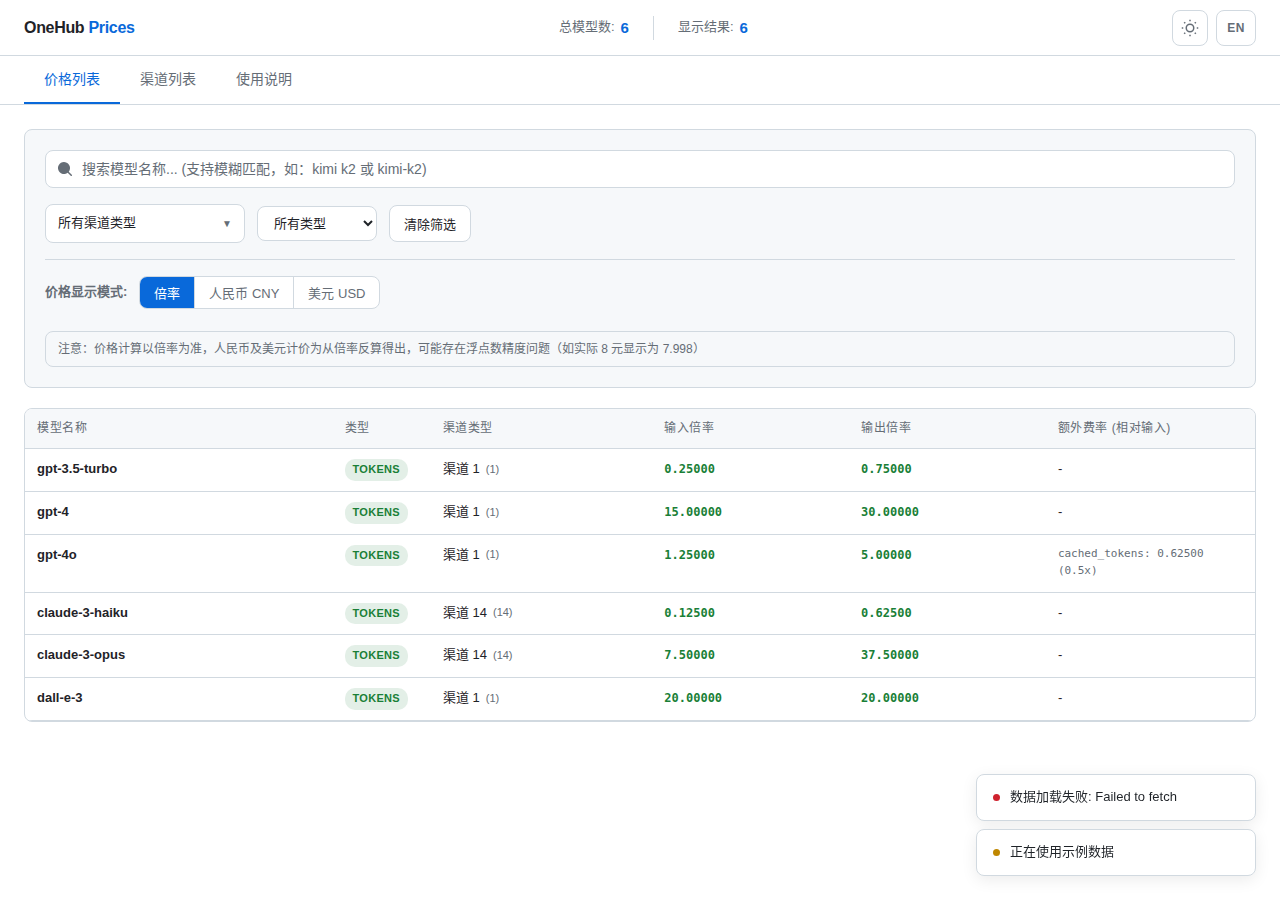
<file: index.html>
<!DOCTYPE html>
<html lang="zh-CN">

<head>
    <meta charset="UTF-8">
    <meta name="viewport" content="width=device-width, initial-scale=1.0">
    <title>OneHub Prices</title>
    <style>
        /* ===== Reset & Base ===== */
        :root {
            --bg: #ffffff;
            --bg-card: #f6f8fa;
            --bg-hover: #eef1f5;
            --border: #d1d9e0;
            --text: #1f2328;
            --text-dim: #656d76;
            --accent: #0969da;
            --accent-hover: #0550ae;
            --accent-light: rgba(9, 105, 218, 0.08);
            --green: #1a7f37;
            --red: #cf222e;
            --orange: #bf8700;
            --blue: #0969da;
            --radius: 8px;
            --font: -apple-system, BlinkMacSystemFont, 'Segoe UI', Roboto, sans-serif;
            --mono: 'SF Mono', 'Cascadia Code', 'Consolas', monospace;
            --shadow-sm: 0 1px 3px rgba(0, 0, 0, 0.04);
            --shadow-md: 0 2px 8px rgba(0, 0, 0, 0.06);
            --shadow-lg: 0 4px 16px rgba(0, 0, 0, 0.08);
            --highlight-bg: #fff3cd;
            --highlight-text: #856404;
        }

        *,
        *::before,
        *::after {
            margin: 0;
            padding: 0;
            box-sizing: border-box;
        }

        body {
            font-family: var(--font);
            font-size: 14px;
            line-height: 1.6;
            color: var(--text);
            background: var(--bg);
            -webkit-font-smoothing: antialiased;
            -moz-osx-font-smoothing: grayscale;
        }

        a {
            color: var(--accent);
            text-decoration: none;
        }

        a:hover {
            text-decoration: underline;
        }

        /* ===== Header ===== */
        .header {
            position: sticky;
            top: 0;
            z-index: 100;
            background: var(--bg);
            border-bottom: 1px solid var(--border);
            height: 56px;
            display: flex;
            align-items: center;
            padding: 0 24px;
        }

        .header-content {
            display: flex;
            align-items: center;
            justify-content: space-between;
            width: 100%;
            max-width: 1400px;
            margin: 0 auto;
        }

        .header-left {
            display: flex;
            align-items: center;
            gap: 12px;
        }

        .logo {
            font-size: 16px;
            font-weight: 700;
            color: var(--text);
            letter-spacing: -0.02em;
        }

        .logo span {
            color: var(--accent);
        }

        .header-center {
            display: flex;
            align-items: center;
            gap: 24px;
        }

        .stat-inline {
            display: flex;
            align-items: center;
            gap: 6px;
            font-size: 13px;
        }

        .stat-inline + .stat-inline {
            padding-left: 24px;
            border-left: 1px solid var(--border);
        }

        .stat-inline .stat-label {
            color: var(--text-dim);
        }

        .stat-inline .stat-value {
            font-weight: 700;
            color: var(--accent);
            font-size: 15px;
        }

        .header-right {
            display: flex;
            align-items: center;
            gap: 8px;
        }

        .btn-icon {
            display: inline-flex;
            align-items: center;
            justify-content: center;
            width: 36px;
            height: 36px;
            border: 1px solid var(--border);
            border-radius: var(--radius);
            background: var(--bg);
            color: var(--text-dim);
            cursor: pointer;
            transition: all 0.15s;
            font-size: 14px;
            padding: 0;
        }

        .btn-icon:hover {
            color: var(--text);
            background: var(--bg-hover);
            border-color: var(--text-dim);
        }

        .btn-icon svg {
            width: 18px;
            height: 18px;
        }

        .btn-lang {
            width: auto;
            padding: 0 10px;
            font-size: 12px;
            font-weight: 600;
            letter-spacing: 0.5px;
        }

        /* ===== Tabs ===== */
        .tabs {
            display: flex;
            border-bottom: 1px solid var(--border);
            padding: 0 24px;
            background: var(--bg);
            max-width: 1400px;
            margin: 0 auto;
        }

        .tab {
            padding: 12px 20px;
            font-size: 14px;
            font-weight: 500;
            color: var(--text-dim);
            cursor: pointer;
            border-bottom: 2px solid transparent;
            transition: all 0.15s;
            user-select: none;
        }

        .tab:hover {
            color: var(--text);
        }

        .tab.active {
            color: var(--accent);
            border-bottom-color: var(--accent);
        }

        /* ===== Main Content ===== */
        .main {
            max-width: 1400px;
            margin: 0 auto;
            padding: 24px;
        }

        .tab-panel {
            display: none;
        }

        .tab-panel.active {
            display: block;
        }

        /* ===== Search Section ===== */
        .search-section {
            background: var(--bg-card);
            border: 1px solid var(--border);
            border-radius: var(--radius);
            padding: 20px;
            margin-bottom: 20px;
        }

        .search-box {
            position: relative;
            margin-bottom: 16px;
        }

        .search-box svg {
            position: absolute;
            left: 12px;
            top: 50%;
            transform: translateY(-50%);
            width: 16px;
            height: 16px;
            color: var(--text-dim);
            pointer-events: none;
        }

        #searchInput {
            width: 100%;
            padding: 10px 12px 10px 36px;
            border: 1px solid var(--border);
            border-radius: var(--radius);
            font-size: 14px;
            font-family: var(--font);
            background: var(--bg);
            color: var(--text);
            transition: all 0.15s;
        }

        #searchInput:focus {
            outline: none;
            border-color: var(--accent);
            box-shadow: 0 0 0 3px var(--accent-light);
        }

        #searchInput::placeholder {
            color: var(--text-dim);
        }

        .filters {
            display: flex;
            gap: 12px;
            flex-wrap: wrap;
            align-items: center;
        }

        /* ===== Custom Select (Channel Filter) ===== */
        .custom-select-wrapper {
            position: relative;
            min-width: 200px;
        }

        .custom-select {
            position: relative;
            background: var(--bg);
            border: 1px solid var(--border);
            border-radius: var(--radius);
            cursor: pointer;
            user-select: none;
        }

        .custom-select:hover {
            border-color: var(--text-dim);
        }

        .select-trigger {
            display: flex;
            align-items: center;
            justify-content: space-between;
            padding: 8px 12px;
            font-size: 13px;
            color: var(--text);
            gap: 8px;
        }

        .select-text {
            display: flex;
            align-items: center;
            gap: 8px;
            overflow: hidden;
            text-overflow: ellipsis;
            white-space: nowrap;
        }

        .select-arrow {
            font-size: 10px;
            color: var(--text-dim);
            transition: transform 0.2s;
            flex-shrink: 0;
        }

        .custom-select.open .select-arrow {
            transform: rotate(180deg);
        }

        .select-options {
            position: absolute;
            top: calc(100% + 4px);
            left: 0;
            right: 0;
            background: var(--bg);
            border: 1px solid var(--border);
            border-radius: var(--radius);
            max-height: 240px;
            overflow-y: auto;
            z-index: 1000;
            display: none;
            box-shadow: var(--shadow-lg);
        }

        .custom-select.open .select-options {
            display: block;
        }

        .select-option {
            display: flex;
            align-items: center;
            gap: 8px;
            padding: 8px 12px;
            font-size: 13px;
            color: var(--text);
            cursor: pointer;
            transition: background 0.1s;
        }

        .select-option:hover {
            background: var(--bg-hover);
        }

        .select-option.selected {
            background: var(--accent);
            color: #fff;
        }

        .option-icon {
            width: 18px;
            height: 18px;
            border-radius: 4px;
            object-fit: contain;
            flex-shrink: 0;
        }

        .option-text {
            flex: 1;
        }

        .option-id {
            font-size: 11px;
            color: var(--text-dim);
        }

        .select-option.selected .option-id {
            color: rgba(255, 255, 255, 0.7);
        }

        /* ===== Native Select & Button ===== */
        .filters select {
            padding: 8px 12px;
            border: 1px solid var(--border);
            border-radius: var(--radius);
            font-size: 13px;
            background: var(--bg);
            color: var(--text);
            font-family: var(--font);
            min-width: 120px;
            cursor: pointer;
        }

        .filters select:focus {
            outline: none;
            border-color: var(--accent);
        }

        .btn {
            padding: 8px 14px;
            border: 1px solid var(--border);
            border-radius: var(--radius);
            background: var(--bg);
            color: var(--text);
            font-size: 13px;
            font-family: var(--font);
            font-weight: 500;
            cursor: pointer;
            transition: all 0.15s;
        }

        .btn:hover {
            background: var(--bg-hover);
            border-color: var(--text-dim);
        }

        .btn-primary {
            background: var(--accent);
            color: #fff;
            border-color: var(--accent);
        }

        .btn-primary:hover {
            background: var(--accent-hover);
            border-color: var(--accent-hover);
        }

        /* ===== Price Mode Segmented Control ===== */
        .price-mode-section {
            margin-top: 16px;
            padding-top: 16px;
            border-top: 1px solid var(--border);
            display: flex;
            align-items: center;
            gap: 12px;
            flex-wrap: wrap;
        }

        .price-mode-label {
            font-size: 13px;
            font-weight: 600;
            color: var(--text-dim);
        }

        .segmented-control {
            display: inline-flex;
            border: 1px solid var(--border);
            border-radius: var(--radius);
            overflow: hidden;
            background: var(--bg);
        }

        .segmented-control .seg-btn {
            padding: 6px 14px;
            font-size: 13px;
            font-family: var(--font);
            font-weight: 500;
            border: none;
            background: transparent;
            color: var(--text-dim);
            cursor: pointer;
            transition: all 0.15s;
            border-right: 1px solid var(--border);
        }

        .segmented-control .seg-btn:last-child {
            border-right: none;
        }

        .segmented-control .seg-btn:hover {
            background: var(--bg-hover);
            color: var(--text);
        }

        .segmented-control .seg-btn.active {
            background: var(--accent);
            color: #fff;
        }

        .price-notice {
            width: 100%;
            margin-top: 10px;
            padding: 8px 12px;
            background: var(--bg-card);
            border: 1px solid var(--border);
            border-radius: var(--radius);
            font-size: 12px;
            color: var(--text-dim);
            line-height: 1.5;
        }

        /* ===== Stats ===== */
        .stats-row {
            display: flex;
            gap: 16px;
            margin-bottom: 16px;
        }

        .stats-row .stat-card {
            display: flex;
            align-items: center;
            gap: 8px;
            padding: 10px 16px;
            background: var(--bg-card);
            border: 1px solid var(--border);
            border-radius: var(--radius);
            font-size: 13px;
        }

        .stats-row .stat-card .s-label {
            color: var(--text-dim);
            font-weight: 500;
        }

        .stats-row .stat-card .s-value {
            font-weight: 700;
            color: var(--accent);
            font-size: 16px;
        }

        /* ===== Table ===== */
        .table-container {
            border: 1px solid var(--border);
            border-radius: var(--radius);
            overflow: hidden;
            background: var(--bg);
        }

        table {
            width: 100%;
            border-collapse: collapse;
            table-layout: fixed;
        }

        th {
            text-align: left;
            padding: 10px 12px;
            font-size: 12px;
            font-weight: 500;
            color: var(--text-dim);
            text-transform: uppercase;
            letter-spacing: 0.5px;
            border-bottom: 1px solid var(--border);
            background: var(--bg-card);
            position: sticky;
            top: 0;
            z-index: 10;
        }

        th:nth-child(1) { width: 25%; }
        th:nth-child(2) { width: 8%; }
        th:nth-child(3) { width: 18%; }
        th:nth-child(4) { width: 16%; }
        th:nth-child(5) { width: 16%; }
        th:nth-child(6) { width: 17%; }

        td {
            padding: 10px 12px;
            font-size: 13px;
            border-bottom: 1px solid var(--border);
            vertical-align: top;
            word-wrap: break-word;
            overflow-wrap: break-word;
        }

        tbody tr:hover {
            background: var(--bg-hover);
        }

        .model-name {
            font-weight: 600;
            color: var(--text);
            word-break: break-word;
        }

        /* ===== Type Badge ===== */
        .type-badge {
            display: inline-block;
            padding: 2px 8px;
            border-radius: 10px;
            font-size: 11px;
            font-weight: 600;
            text-transform: uppercase;
            letter-spacing: 0.3px;
        }

        .type-tokens {
            background: rgba(26, 127, 55, 0.12);
            color: var(--green);
        }

        .type-times {
            background: rgba(9, 105, 218, 0.12);
            color: var(--blue);
        }

        /* ===== Channel Display ===== */
        .channel-display {
            display: flex;
            align-items: center;
            gap: 6px;
        }

        .channel-icon-small {
            width: 18px;
            height: 18px;
            border-radius: 4px;
            object-fit: contain;
        }

        .channel-name {
            font-weight: 500;
            color: var(--text);
        }

        .channel-id-text {
            font-size: 11px;
            color: var(--text-dim);
        }

        /* ===== Price ===== */
        .price {
            font-weight: 600;
            color: var(--green);
            font-family: var(--mono);
            font-size: 12px;
        }

        .price.zero {
            color: var(--text-dim);
            font-weight: 400;
        }

        .extra-ratios {
            font-size: 12px;
            color: var(--text-dim);
        }

        .extra-ratios .ratio-item {
            display: block;
            margin-bottom: 2px;
            font-family: var(--mono);
            font-size: 11px;
        }

        /* ===== Search Highlight ===== */
        .search-highlight {
            background: var(--highlight-bg);
            color: var(--highlight-text);
            font-weight: 700;
            border-radius: 2px;
            padding: 0 1px;
        }

        /* ===== Loading & Empty ===== */
        .loading-state {
            text-align: center;
            padding: 60px 20px;
        }

        .spinner {
            width: 32px;
            height: 32px;
            border: 3px solid var(--border);
            border-top-color: var(--accent);
            border-radius: 50%;
            animation: spin 0.8s linear infinite;
            margin: 0 auto 12px;
        }

        @keyframes spin {
            to { transform: rotate(360deg); }
        }

        .loading-state p {
            color: var(--text-dim);
            font-size: 13px;
        }

        .no-results {
            text-align: center;
            padding: 60px 20px;
            color: var(--text-dim);
            font-size: 14px;
            display: none;
        }

        /* ===== Channel Cards ===== */
        .channel-grid {
            display: grid;
            grid-template-columns: repeat(auto-fill, minmax(280px, 1fr));
            gap: 16px;
        }

        .channel-card {
            background: var(--bg-card);
            border: 1px solid var(--border);
            border-radius: var(--radius);
            padding: 16px;
            cursor: pointer;
            transition: all 0.2s;
        }

        .channel-card:hover {
            transform: translateY(-2px);
            box-shadow: var(--shadow-md);
            border-color: var(--accent);
        }

        .channel-header {
            display: flex;
            align-items: center;
            gap: 12px;
            margin-bottom: 12px;
        }

        .channel-icon {
            width: 36px;
            height: 36px;
            border-radius: var(--radius);
            object-fit: contain;
            background: var(--bg);
            padding: 4px;
            border: 1px solid var(--border);
        }

        .channel-icon-fallback {
            width: 36px;
            height: 36px;
            border-radius: var(--radius);
            background: var(--accent);
            color: #fff;
            display: flex;
            align-items: center;
            justify-content: center;
            font-weight: 700;
            font-size: 12px;
        }

        .channel-info h3 {
            font-size: 14px;
            font-weight: 600;
            color: var(--text);
            margin: 0;
        }

        .channel-info .ch-id {
            font-size: 12px;
            color: var(--text-dim);
        }

        .channel-stats {
            display: grid;
            grid-template-columns: 1fr 1fr;
            gap: 8px;
        }

        .stat-box {
            background: var(--bg);
            border: 1px solid var(--border);
            border-radius: 6px;
            padding: 8px;
            text-align: center;
        }

        .stat-box .number {
            font-size: 20px;
            font-weight: 700;
            color: var(--accent);
            display: block;
            line-height: 1.2;
        }

        .stat-box .label {
            font-size: 11px;
            color: var(--text-dim);
            text-transform: uppercase;
            letter-spacing: 0.3px;
        }

        /* ===== Help Tab ===== */
        .help-layout {
            max-width: 1000px;
        }

        .card {
            background: var(--bg-card);
            border: 1px solid var(--border);
            border-radius: var(--radius);
            margin-bottom: 16px;
        }

        .card-header {
            padding: 16px 20px;
            border-bottom: 1px solid var(--border);
        }

        .card-header h2 {
            font-size: 16px;
            font-weight: 600;
            color: var(--text);
            margin: 0;
        }

        .card-body {
            padding: 20px;
        }

        .card-body p {
            margin-bottom: 12px;
            color: var(--text);
            line-height: 1.7;
        }

        .card-body p:last-child {
            margin-bottom: 0;
        }

        .card-body ul,
        .card-body ol {
            margin-bottom: 12px;
            padding-left: 24px;
        }

        .card-body li {
            margin-bottom: 6px;
            color: var(--text);
            line-height: 1.6;
        }

        .card-body code {
            background: var(--bg);
            border: 1px solid var(--border);
            padding: 1px 6px;
            border-radius: 4px;
            font-family: var(--mono);
            font-size: 12px;
            color: var(--red);
        }

        .card-body pre {
            background: var(--bg);
            border: 1px solid var(--border);
            border-radius: var(--radius);
            padding: 12px 16px;
            overflow-x: auto;
            margin-bottom: 12px;
        }

        .card-body pre code {
            background: none;
            border: none;
            padding: 0;
            color: var(--text);
            font-size: 12px;
        }

        .alert {
            padding: 16px;
            border-radius: var(--radius);
            margin-bottom: 16px;
        }

        .alert-warning {
            background: rgba(191, 135, 0, 0.08);
            border-left: 3px solid var(--orange);
        }

        .alert-warning h3 {
            color: var(--orange);
            font-size: 14px;
            margin-bottom: 8px;
        }

        .alert-warning li {
            color: var(--text);
        }

        .alert-info {
            background: var(--accent-light);
            border-left: 3px solid var(--accent);
        }

        .alert-info h4 {
            color: var(--accent);
            font-size: 14px;
            margin-bottom: 8px;
        }

        .alert-info p {
            color: var(--text);
            margin: 0;
        }

        .resource-grid {
            display: grid;
            grid-template-columns: repeat(auto-fill, minmax(280px, 1fr));
            gap: 12px;
            margin-bottom: 16px;
        }

        .resource-card {
            background: var(--bg);
            border: 1px solid var(--border);
            border-radius: var(--radius);
            padding: 16px;
        }

        .resource-card h4 {
            font-size: 14px;
            font-weight: 600;
            color: var(--text);
            margin-bottom: 4px;
        }

        .resource-card .desc {
            font-size: 12px;
            color: var(--text-dim);
            margin-bottom: 12px;
        }

        .resource-card .link-list {
            display: flex;
            flex-direction: column;
            gap: 6px;
        }

        .resource-card .link-list a {
            display: block;
            padding: 6px 12px;
            border-radius: 6px;
            font-size: 12px;
            font-weight: 500;
            text-align: center;
            text-decoration: none;
            color: #fff;
            transition: opacity 0.15s;
        }

        .resource-card .link-list a:hover {
            opacity: 0.85;
            text-decoration: none;
        }

        .link-github { background: var(--green); }
        .link-cdn { background: var(--accent); }
        .link-mirror { background: var(--text-dim); }

        .method-block {
            background: var(--bg);
            border: 1px solid var(--border);
            border-radius: var(--radius);
            padding: 16px;
            margin-bottom: 12px;
        }

        .method-block h4 {
            font-size: 14px;
            font-weight: 600;
            color: var(--text);
            margin-bottom: 12px;
        }

        .help-notice {
            background: rgba(9, 105, 218, 0.06);
            border: 1px solid var(--border);
            border-left: 3px solid var(--accent);
            border-radius: var(--radius);
            padding: 16px;
            margin-top: 12px;
        }

        .help-notice h4 {
            color: var(--accent);
            font-size: 14px;
            margin-bottom: 8px;
        }

        .help-notice li {
            color: var(--text);
            margin-bottom: 4px;
        }

        .nav-grid {
            display: grid;
            grid-template-columns: repeat(auto-fit, minmax(200px, 1fr));
            gap: 12px;
            margin-top: 12px;
        }

        .nav-card {
            display: block;
            padding: 14px;
            background: var(--bg);
            border: 1px solid var(--border);
            border-radius: var(--radius);
            text-decoration: none;
            color: var(--text);
            transition: all 0.15s;
        }

        .nav-card:hover {
            border-color: var(--accent);
            box-shadow: var(--shadow-sm);
            text-decoration: none;
        }

        .nav-card strong {
            display: block;
            margin-bottom: 4px;
        }

        .nav-card small {
            color: var(--text-dim);
            font-size: 12px;
        }

        /* ===== Toast ===== */
        .toast-container {
            position: fixed;
            bottom: 24px;
            right: 24px;
            z-index: 1100;
            display: flex;
            flex-direction: column;
            gap: 8px;
        }

        .toast {
            display: flex;
            align-items: center;
            gap: 10px;
            min-width: 280px;
            max-width: 400px;
            padding: 12px 16px;
            background: var(--bg);
            border: 1px solid var(--border);
            border-radius: var(--radius);
            box-shadow: var(--shadow-lg);
            font-size: 13px;
            color: var(--text);
            animation: slideIn 0.3s ease;
        }

        .toast.removing {
            animation: slideOut 0.3s ease forwards;
        }

        .toast-dot {
            width: 7px;
            height: 7px;
            border-radius: 50%;
            flex-shrink: 0;
        }

        .toast-dot.success { background: var(--green); }
        .toast-dot.error { background: var(--red); }
        .toast-dot.warning { background: var(--orange); }

        @keyframes slideIn {
            from { transform: translateX(100%); opacity: 0; }
            to { transform: translateX(0); opacity: 1; }
        }

        @keyframes slideOut {
            from { transform: translateX(0); opacity: 1; }
            to { transform: translateX(100%); opacity: 0; }
        }

        /* ===== Scrollbar ===== */
        .table-container {
            overflow-x: auto;
        }

        .table-container::-webkit-scrollbar {
            height: 6px;
        }

        .table-container::-webkit-scrollbar-track {
            background: var(--bg-card);
        }

        .table-container::-webkit-scrollbar-thumb {
            background: var(--border);
            border-radius: 3px;
        }

        .select-options::-webkit-scrollbar {
            width: 6px;
        }

        .select-options::-webkit-scrollbar-track {
            background: var(--bg-card);
        }

        .select-options::-webkit-scrollbar-thumb {
            background: var(--border);
            border-radius: 3px;
        }

        /* ===== Responsive ===== */
        @media (max-width: 768px) {
            .header {
                height: auto;
                padding: 12px 16px;
            }

            .header-content {
                flex-wrap: wrap;
                gap: 8px;
            }

            .header-center {
                order: 3;
                width: 100%;
                justify-content: center;
                padding-top: 8px;
                border-top: 1px solid var(--border);
            }

            .tabs {
                padding: 0 16px;
                overflow-x: auto;
            }

            .tab {
                padding: 10px 14px;
                font-size: 13px;
                white-space: nowrap;
            }

            .main {
                padding: 16px;
            }

            .search-section {
                padding: 16px;
            }

            .filters {
                flex-direction: column;
                align-items: stretch;
            }

            .custom-select-wrapper {
                min-width: auto;
            }

            .price-mode-section {
                flex-direction: column;
                align-items: flex-start;
            }

            .stats-row {
                flex-direction: column;
                gap: 8px;
            }

            table {
                min-width: 700px;
            }

            .channel-grid {
                grid-template-columns: 1fr;
            }

            .resource-grid {
                grid-template-columns: 1fr;
            }
        }

        @media (max-width: 480px) {
            .header-center {
                flex-direction: column;
                gap: 4px;
            }

            .stat-inline + .stat-inline {
                padding-left: 0;
                border-left: none;
            }

            .segmented-control .seg-btn {
                padding: 6px 10px;
                font-size: 12px;
            }

            th, td {
                padding: 8px 6px;
                font-size: 12px;
            }
        }
    </style>
</head>

<body>
    <!-- Header -->
    <div class="header">
        <div class="header-content">
            <div class="header-left">
                <h1 class="logo">OneHub <span>Prices</span></h1>
            </div>
            <div class="header-center">
                <div class="stat-inline">
                    <span class="stat-label" data-i18n="stats.total"></span>
                    <span class="stat-value" id="totalModels">0</span>
                </div>
                <div class="stat-inline">
                    <span class="stat-label" data-i18n="stats.filtered"></span>
                    <span class="stat-value" id="filteredModels">0</span>
                </div>
            </div>
            <div class="header-right">
                <button id="themeToggle" class="btn-icon" title="Toggle theme"></button>
                <button id="langToggle" class="btn-icon btn-lang" title="Language"><span id="langText">EN</span></button>
            </div>
        </div>
    </div>

    <!-- Tabs -->
    <div class="tabs">
        <div class="tab active" data-tab="prices" data-i18n="tab.prices"></div>
        <div class="tab" data-tab="channels" data-i18n="tab.channels"></div>
        <div class="tab" data-tab="help" data-i18n="tab.help"></div>
    </div>

    <!-- Main Content -->
    <div class="main">
        <!-- Prices Tab -->
        <div class="tab-panel active" id="tab-prices">
            <div class="search-section">
                <div class="search-box">
                    <svg viewBox="0 0 16 16" fill="currentColor"><path d="M11.5 7a4.5 4.5 0 1 1-9 0 4.5 4.5 0 0 1 9 0Zm-.82 4.74a6 6 0 1 1 1.06-1.06l3.04 3.04a.75.75 0 1 1-1.06 1.06l-3.04-3.04Z"/></svg>
                    <input type="text" id="searchInput" data-i18n-placeholder="search.placeholder" />
                </div>

                <div class="filters">
                    <div class="custom-select-wrapper">
                        <div id="channelFilter" class="custom-select">
                            <div class="select-trigger">
                                <span class="select-text" data-i18n="filter.allChannels"></span>
                                <span class="select-arrow">&#9660;</span>
                            </div>
                            <div class="select-options">
                                <div class="select-option" data-value="">
                                    <span class="option-text" data-i18n="filter.allChannels"></span>
                                </div>
                            </div>
                        </div>
                    </div>

                    <select id="typeFilter">
                        <option value="" data-i18n="filter.allTypes"></option>
                        <option value="tokens">Tokens</option>
                        <option value="times">Times</option>
                    </select>

                    <button class="btn" id="clearBtn" data-i18n="filter.clear"></button>
                </div>

                <div class="price-mode-section">
                    <span class="price-mode-label" data-i18n="priceMode.label"></span>
                    <div class="segmented-control">
                        <button class="seg-btn active" data-mode="ratio" data-i18n="priceMode.ratio"></button>
                        <button class="seg-btn" data-mode="cny" data-i18n="priceMode.cny"></button>
                        <button class="seg-btn" data-mode="usd" data-i18n="priceMode.usd"></button>
                    </div>
                    <div class="price-notice" data-i18n="priceMode.notice"></div>
                </div>
            </div>

            <div id="loading" class="loading-state">
                <div class="spinner"></div>
                <p data-i18n="loading"></p>
            </div>

            <div class="table-container" id="tableContainer" style="display:none;">
                <table>
                    <thead>
                        <tr>
                            <th id="thModel"></th>
                            <th id="thType"></th>
                            <th id="thChannel"></th>
                            <th id="thInput"></th>
                            <th id="thOutput"></th>
                            <th id="thExtra"></th>
                        </tr>
                    </thead>
                    <tbody id="tableBody"></tbody>
                </table>
            </div>

            <div id="noResults" class="no-results">
                <p data-i18n="noResults"></p>
            </div>
        </div>

        <!-- Channels Tab -->
        <div class="tab-panel" id="tab-channels">
            <div class="channel-grid" id="channelsGrid"></div>
        </div>

        <!-- Help Tab -->
        <div class="tab-panel" id="tab-help">
            <!-- Chinese Help -->
            <div class="help-layout help-zh">
                <div class="card">
                    <div class="card-header"><h2>项目简介</h2></div>
                    <div class="card-body">
                        <p>本项目管理多个 AI 供应商的价格信息，支持自动获取和手动维护多种来源的价格数据。包含以下价格表：</p>
                        <ul>
                            <li><strong>oneapi_prices.json</strong>: 适用于 one-hub 的完整价格表，包含所有供应商</li>
                            <li><strong>onehub_only_prices.json</strong>: 仅包含供应商 id &le; 1000 的核心供应商价格表</li>
                            <li><strong>siliconflow_prices.json</strong>: 来自 siliconflow 官方的原始价格数据</li>
                            <li><strong>openrouter_prices.json</strong>: 来自 openrouter 官方的原始价格数据</li>
                        </ul>
                        <p>所有价格数据每 6 小时自动更新，确保信息及时准确。</p>
                    </div>
                </div>

                <div class="card">
                    <div class="card-header"><h2>主要文件说明</h2></div>
                    <div class="card-body">
                        <div class="alert alert-warning">
                            <h3>&#9888;&#65039; 重要提示</h3>
                            <ul>
                                <li>价格表与供应商 JSON 结果均已迁移至 <strong>prices 分支</strong>，使用前请注意更新 url 路径</li>
                                <li>使用任何价格表前，请务必检查 <a href="https://raw.githubusercontent.com/Oaklight/onehub_prices/prices/ownedby.json" target="_blank">ownedby.json</a> 以确保供应商 ID 与本项目版本一致</li>
                                <li>如需使用除了 onehub 默认定义的供应商之外的价格，请确保你的模型归属页面与 ownedby.json 中的定义一致</li>
                            </ul>
                        </div>

                        <h3 style="margin-bottom:12px;font-size:15px;font-weight:600;">价格表选择</h3>
                        <div class="resource-grid">
                            <div class="resource-card">
                                <h4>完整价格表</h4>
                                <div class="desc">oneapi_prices.json - 包含所有供应商</div>
                                <div class="link-list">
                                    <a href="https://raw.githubusercontent.com/Oaklight/onehub_prices/prices/oneapi_prices.json" target="_blank" class="link-github">GitHub Raw</a>
                                    <a href="https://cdn.jsdelivr.net/gh/Oaklight/onehub_prices@prices/oneapi_prices.json" target="_blank" class="link-cdn">jsDelivr CDN</a>
                                    <a href="https://cdn.jsdmirror.com/gh/Oaklight/onehub_prices@prices/oneapi_prices.json" target="_blank" class="link-mirror">jsDelivr Mirror</a>
                                </div>
                            </div>
                            <div class="resource-card">
                                <h4>核心供应商</h4>
                                <div class="desc">onehub_only_prices.json - ID &le; 1000</div>
                                <div class="link-list">
                                    <a href="https://raw.githubusercontent.com/Oaklight/onehub_prices/prices/onehub_only_prices.json" target="_blank" class="link-github">GitHub Raw</a>
                                    <a href="https://cdn.jsdelivr.net/gh/Oaklight/onehub_prices@prices/onehub_only_prices.json" target="_blank" class="link-cdn">jsDelivr CDN</a>
                                    <a href="https://cdn.jsdmirror.com/npm/onehub_prices@prices/onehub_only_prices.json" target="_blank" class="link-mirror">jsDelivr Mirror</a>
                                </div>
                            </div>
                            <div class="resource-card">
                                <h4>供应商归属</h4>
                                <div class="desc">ownedby.json - 供应商 ID 对应关系</div>
                                <div class="link-list">
                                    <a href="https://raw.githubusercontent.com/Oaklight/onehub_prices/prices/ownedby.json" target="_blank" class="link-github">GitHub Raw</a>
                                    <a href="https://cdn.jsdelivr.net/gh/Oaklight/onehub_prices@prices/ownedby.json" target="_blank" class="link-cdn">jsDelivr CDN</a>
                                    <a href="https://cdn.jsdmirror.com/gh/Oaklight/onehub_prices@prices/ownedby.json" target="_blank" class="link-mirror">jsDelivr Mirror</a>
                                </div>
                            </div>
                            <div class="resource-card">
                                <h4>SiliconFlow</h4>
                                <div class="desc">siliconflow_prices.json - 官方原始价格</div>
                                <div class="link-list">
                                    <a href="https://raw.githubusercontent.com/Oaklight/onehub_prices/prices/siliconflow_prices.json" target="_blank" class="link-github">GitHub Raw</a>
                                    <a href="https://cdn.jsdelivr.net/gh/Oaklight/onehub_prices@prices/siliconflow_prices.json" target="_blank" class="link-cdn">jsDelivr CDN</a>
                                    <a href="https://cdn.jsdmirror.com/gh/Oaklight/onehub_prices@prices/siliconflow_prices.json" target="_blank" class="link-mirror">jsDelivr Mirror</a>
                                </div>
                            </div>
                            <div class="resource-card">
                                <h4>OpenRouter</h4>
                                <div class="desc">openrouter_prices.json - 官方原始价格</div>
                                <div class="link-list">
                                    <a href="https://raw.githubusercontent.com/Oaklight/onehub_prices/prices/openrouter_prices.json" target="_blank" class="link-github">GitHub Raw</a>
                                    <a href="https://cdn.jsdelivr.net/gh/Oaklight/onehub_prices@prices/openrouter_prices.json" target="_blank" class="link-cdn">jsDelivr CDN</a>
                                    <a href="https://cdn.jsdmirror.com/gh/Oaklight/onehub_prices@prices/openrouter_prices.json" target="_blank" class="link-mirror">jsDelivr Mirror</a>
                                </div>
                            </div>
                        </div>
                    </div>
                </div>

                <div class="card">
                    <div class="card-header"><h2>价格同步指导</h2></div>
                    <div class="card-body">
                        <div class="method-block">
                            <h4>方法一：通过 OneHub 运营界面更新</h4>
                            <p><strong>核对模型归属：</strong></p>
                            <ol>
                                <li>进入 <code>运营 &rarr; 模型归属</code></li>
                                <li>对比 <code>ownedby.json</code> 文件，手工增删查改模型归属信息</li>
                            </ol>
                            <p><strong>更新模型价格：</strong></p>
                            <ol>
                                <li>进入 <code>运营 &rarr; 模型价格 &rarr; 更新价格</code></li>
                                <li>根据需求选择上述价格表地址填入</li>
                                <li>点击 <code>获取数据</code></li>
                                <li>按需选择 <code>覆盖数据</code> 或 <code>仅添加新增</code></li>
                            </ol>
                        </div>

                        <div class="method-block">
                            <h4>方法二：通过 OneHub API 脚本更新（推荐）</h4>
                            <p><strong>使用步骤：</strong></p>
                            <ol>
                                <li>确保已安装依赖项：<pre><code>pip install -r requirements.txt</code></pre></li>
                                <li>运行脚本以同步 ownedby 数据：<pre><code>python src/sync_ownedby.py [--source_json SOURCE_JSON] [--source_url SOURCE_URL]</code></pre></li>
                                <li>检查生成的 ownedby 表文件是否更新成功</li>
                                <li>运行脚本以同步价格数据：<pre><code>python src/sync_pricing.py [--json_file JSON_FILE] [--json_url JSON_URL]</code></pre></li>
                                <li>检查生成的价格表文件是否更新成功</li>
                            </ol>
                            <p><strong>环境变量配置：</strong></p>
                            <pre><code>export ONEHUB_URL="https://onehub.your.link"
export ONEHUB_ADMIN_TOKEN="your_admin_token"
export SYNC_PRICE_OVERWRITE=True
python src/sync_pricing.py [--json_url=...]</code></pre>
                        </div>

                        <div class="help-notice">
                            <h4>注意事项</h4>
                            <ul>
                                <li>请确保网络连接正常，以便脚本能够访问外部 API</li>
                                <li>如果需要手动调整价格数据，请编辑 <code>manual_prices/</code> 目录中的 YAML 文件</li>
                                <li>脚本支持通过环境变量进行配置，优先使用 url，其次使用文件</li>
                            </ul>
                        </div>
                    </div>
                </div>

                <div class="card">
                    <div class="card-header"><h2>项目链接</h2></div>
                    <div class="card-body">
                        <p><a href="https://github.com/Oaklight/onehub_prices" target="_blank" class="btn btn-primary">查看完整文档和源代码</a></p>
                        <p>项目维护者：<a href="https://github.com/Oaklight" target="_blank">Oaklight</a></p>
                    </div>
                </div>

                <div class="alert alert-info">
                    <h4>提示</h4>
                    <p>使用说明页面包含了完整的部署指导、API 配置、环境变量设置等详细信息。建议在开始使用前仔细阅读相关文档。</p>
                </div>
            </div>

            <!-- English Help -->
            <div class="help-layout help-en" style="display:none;">
                <div class="card">
                    <div class="card-header"><h2>Project Introduction</h2></div>
                    <div class="card-body">
                        <p>This project manages pricing information for multiple AI suppliers, supporting automatic retrieval and manual maintenance of price data from various sources. Includes the following price lists:</p>
                        <ul>
                            <li><strong>oneapi_prices.json</strong>: Complete price list for one-hub, includes all suppliers</li>
                            <li><strong>onehub_only_prices.json</strong>: Core supplier price list (supplier id &le; 1000 only)</li>
                            <li><strong>siliconflow_prices.json</strong>: Original pricing data from SiliconFlow official</li>
                            <li><strong>openrouter_prices.json</strong>: Original pricing data from OpenRouter official</li>
                        </ul>
                        <p>All price data is automatically updated every 6 hours to ensure timely and accurate information.</p>
                    </div>
                </div>

                <div class="card">
                    <div class="card-header"><h2>Main File Description</h2></div>
                    <div class="card-body">
                        <div class="alert alert-warning">
                            <h3>&#9888;&#65039; Important Notice</h3>
                            <ul>
                                <li>Price lists and supplier JSON results have been migrated to the <strong>prices branch</strong>. Please update URL paths before use</li>
                                <li>Before using any price list, please check <a href="https://raw.githubusercontent.com/Oaklight/onehub_prices/prices/ownedby.json" target="_blank">ownedby.json</a> to ensure supplier IDs are consistent with this project version</li>
                                <li>If you need to use suppliers other than onehub's default definitions, ensure your model ownership page is consistent with the definitions in ownedby.json</li>
                            </ul>
                        </div>

                        <h3 style="margin-bottom:12px;font-size:15px;font-weight:600;">Price List Selection</h3>
                        <div class="resource-grid">
                            <div class="resource-card">
                                <h4>Complete Price List</h4>
                                <div class="desc">oneapi_prices.json - All suppliers</div>
                                <div class="link-list">
                                    <a href="https://raw.githubusercontent.com/Oaklight/onehub_prices/prices/oneapi_prices.json" target="_blank" class="link-github">GitHub Raw</a>
                                    <a href="https://cdn.jsdelivr.net/gh/Oaklight/onehub_prices@prices/oneapi_prices.json" target="_blank" class="link-cdn">jsDelivr CDN</a>
                                    <a href="https://cdn.jsdmirror.com/gh/Oaklight/onehub_prices@prices/oneapi_prices.json" target="_blank" class="link-mirror">jsDelivr Mirror</a>
                                </div>
                            </div>
                            <div class="resource-card">
                                <h4>Core Suppliers</h4>
                                <div class="desc">onehub_only_prices.json - ID &le; 1000</div>
                                <div class="link-list">
                                    <a href="https://raw.githubusercontent.com/Oaklight/onehub_prices/prices/onehub_only_prices.json" target="_blank" class="link-github">GitHub Raw</a>
                                    <a href="https://cdn.jsdelivr.net/gh/Oaklight/onehub_prices@prices/onehub_only_prices.json" target="_blank" class="link-cdn">jsDelivr CDN</a>
                                    <a href="https://cdn.jsdmirror.com/npm/onehub_prices@prices/onehub_only_prices.json" target="_blank" class="link-mirror">jsDelivr Mirror</a>
                                </div>
                            </div>
                            <div class="resource-card">
                                <h4>Supplier Ownership</h4>
                                <div class="desc">ownedby.json - Supplier ID mappings</div>
                                <div class="link-list">
                                    <a href="https://raw.githubusercontent.com/Oaklight/onehub_prices/prices/ownedby.json" target="_blank" class="link-github">GitHub Raw</a>
                                    <a href="https://cdn.jsdelivr.net/gh/Oaklight/onehub_prices@prices/ownedby.json" target="_blank" class="link-cdn">jsDelivr CDN</a>
                                    <a href="https://cdn.jsdmirror.com/gh/Oaklight/onehub_prices@prices/ownedby.json" target="_blank" class="link-mirror">jsDelivr Mirror</a>
                                </div>
                            </div>
                            <div class="resource-card">
                                <h4>SiliconFlow</h4>
                                <div class="desc">siliconflow_prices.json - Official prices</div>
                                <div class="link-list">
                                    <a href="https://raw.githubusercontent.com/Oaklight/onehub_prices/prices/siliconflow_prices.json" target="_blank" class="link-github">GitHub Raw</a>
                                    <a href="https://cdn.jsdelivr.net/gh/Oaklight/onehub_prices@prices/siliconflow_prices.json" target="_blank" class="link-cdn">jsDelivr CDN</a>
                                    <a href="https://cdn.jsdmirror.com/gh/Oaklight/onehub_prices@prices/siliconflow_prices.json" target="_blank" class="link-mirror">jsDelivr Mirror</a>
                                </div>
                            </div>
                            <div class="resource-card">
                                <h4>OpenRouter</h4>
                                <div class="desc">openrouter_prices.json - Official prices</div>
                                <div class="link-list">
                                    <a href="https://raw.githubusercontent.com/Oaklight/onehub_prices/prices/openrouter_prices.json" target="_blank" class="link-github">GitHub Raw</a>
                                    <a href="https://cdn.jsdelivr.net/gh/Oaklight/onehub_prices@prices/openrouter_prices.json" target="_blank" class="link-cdn">jsDelivr CDN</a>
                                    <a href="https://cdn.jsdmirror.com/gh/Oaklight/onehub_prices@prices/openrouter_prices.json" target="_blank" class="link-mirror">jsDelivr Mirror</a>
                                </div>
                            </div>
                        </div>
                    </div>
                </div>

                <div class="card">
                    <div class="card-header"><h2>Price Sync Guide</h2></div>
                    <div class="card-body">
                        <div class="method-block">
                            <h4>Method 1: Update via OneHub Management Interface</h4>
                            <p><strong>Check Model Ownership:</strong></p>
                            <ol>
                                <li>Go to <code>Operations &rarr; Model Ownership</code></li>
                                <li>Compare with <code>ownedby.json</code> file, manually add/delete/modify model ownership info</li>
                            </ol>
                            <p><strong>Update Model Prices:</strong></p>
                            <ol>
                                <li>Go to <code>Operations &rarr; Model Prices &rarr; Update Prices</code></li>
                                <li>Select and enter the price list URL based on your needs</li>
                                <li>Click <code>Fetch Data</code></li>
                                <li>Choose <code>Overwrite Data</code> or <code>Add New Only</code> as needed</li>
                            </ol>
                        </div>

                        <div class="method-block">
                            <h4>Method 2: Update via OneHub API Script (Recommended)</h4>
                            <p><strong>Usage Steps:</strong></p>
                            <ol>
                                <li>Ensure dependencies are installed:<pre><code>pip install -r requirements.txt</code></pre></li>
                                <li>Run script to sync ownedby data:<pre><code>python src/sync_ownedby.py [--source_json SOURCE_JSON] [--source_url SOURCE_URL]</code></pre></li>
                                <li>Verify the generated ownedby table file has been updated successfully</li>
                                <li>Run script to sync price data:<pre><code>python src/sync_pricing.py [--json_file JSON_FILE] [--json_url JSON_URL]</code></pre></li>
                                <li>Verify the generated price table file has been updated successfully</li>
                            </ol>
                            <p><strong>Environment Variable Configuration:</strong></p>
                            <pre><code>export ONEHUB_URL="https://onehub.your.link"
export ONEHUB_ADMIN_TOKEN="your_admin_token"
export SYNC_PRICE_OVERWRITE=True
python src/sync_pricing.py [--json_url=...]</code></pre>
                        </div>

                        <div class="help-notice">
                            <h4>Notes</h4>
                            <ul>
                                <li>Ensure network connectivity so scripts can access external APIs</li>
                                <li>To manually adjust price data, edit YAML files in the <code>manual_prices/</code> directory</li>
                                <li>Scripts support configuration via environment variables; URLs take priority over files</li>
                            </ul>
                        </div>
                    </div>
                </div>

                <div class="card">
                    <div class="card-header"><h2>Project Links</h2></div>
                    <div class="card-body">
                        <p><a href="https://github.com/Oaklight/onehub_prices" target="_blank" class="btn btn-primary">View Complete Documentation and Source Code</a></p>
                        <p>Project Maintainer: <a href="https://github.com/Oaklight" target="_blank">Oaklight</a></p>
                    </div>
                </div>

                <div class="alert alert-info">
                    <h4>Tip</h4>
                    <p>The help page contains complete deployment guidance, API configuration, environment variable settings and other detailed information. It is recommended to read the relevant documentation carefully before starting to use.</p>
                </div>
            </div>
        </div>
    </div>

    <!-- Toast Container -->
    <div class="toast-container" id="toastContainer"></div>

    <script>
    /* ===== SVG Icons ===== */
    const SUN_SVG = '<svg viewBox="0 0 24 24" fill="none" stroke="currentColor" stroke-width="2"><circle cx="12" cy="12" r="5"/><line x1="12" y1="1" x2="12" y2="3"/><line x1="12" y1="21" x2="12" y2="23"/><line x1="4.22" y1="4.22" x2="5.64" y2="5.64"/><line x1="18.36" y1="18.36" x2="19.78" y2="19.78"/><line x1="1" y1="12" x2="3" y2="12"/><line x1="21" y1="12" x2="23" y2="12"/><line x1="4.22" y1="19.78" x2="5.64" y2="18.36"/><line x1="18.36" y1="5.64" x2="19.78" y2="4.22"/></svg>';
    const MOON_SVG = '<svg viewBox="0 0 24 24" fill="none" stroke="currentColor" stroke-width="2"><path d="M21 12.79A9 9 0 1 1 11.21 3 7 7 0 0 0 21 12.79z"/></svg>';

    /* ===== Theme System ===== */
    const THEMES = {
        light: {
            '--bg': '#ffffff', '--bg-card': '#f6f8fa', '--bg-hover': '#eef1f5',
            '--border': '#d1d9e0', '--text': '#1f2328', '--text-dim': '#656d76',
            '--accent': '#0969da', '--accent-hover': '#0550ae',
            '--accent-light': 'rgba(9,105,218,0.08)',
            '--green': '#1a7f37', '--red': '#cf222e', '--orange': '#bf8700', '--blue': '#0969da',
            '--shadow-sm': '0 1px 3px rgba(0,0,0,0.04)',
            '--shadow-md': '0 2px 8px rgba(0,0,0,0.06)',
            '--shadow-lg': '0 4px 16px rgba(0,0,0,0.08)',
            '--highlight-bg': '#fff3cd', '--highlight-text': '#856404'
        },
        dark: {
            '--bg': '#0d1117', '--bg-card': '#161b22', '--bg-hover': '#1c2129',
            '--border': '#30363d', '--text': '#e6edf3', '--text-dim': '#8b949e',
            '--accent': '#58a6ff', '--accent-hover': '#79c0ff',
            '--accent-light': 'rgba(88,166,255,0.1)',
            '--green': '#3fb950', '--red': '#f85149', '--orange': '#d29922', '--blue': '#58a6ff',
            '--shadow-sm': '0 1px 3px rgba(0,0,0,0.3)',
            '--shadow-md': '0 2px 8px rgba(0,0,0,0.4)',
            '--shadow-lg': '0 4px 16px rgba(0,0,0,0.5)',
            '--highlight-bg': 'rgba(210,153,34,0.2)', '--highlight-text': '#d29922'
        }
    };

    let currentTheme = localStorage.getItem('onehub-theme') || 'light';

    function setTheme(name) {
        const vars = THEMES[name];
        if (!vars) return;
        for (const [k, v] of Object.entries(vars))
            document.documentElement.style.setProperty(k, v);
        currentTheme = name;
        localStorage.setItem('onehub-theme', name);
        updateThemeIcon();
    }

    function toggleTheme() {
        setTheme(currentTheme === 'light' ? 'dark' : 'light');
    }

    function updateThemeIcon() {
        const btn = document.getElementById('themeToggle');
        btn.innerHTML = currentTheme === 'light' ? SUN_SVG : MOON_SVG;
    }

    /* ===== i18n System ===== */
    const I18N = {
        zh: {
            'tab.prices': '价格列表', 'tab.channels': '渠道列表', 'tab.help': '使用说明',
            'search.placeholder': '搜索模型名称... (支持模糊匹配，如：kimi k2 或 kimi-k2)',
            'filter.allChannels': '所有渠道类型', 'filter.allTypes': '所有类型', 'filter.clear': '清除筛选',
            'priceMode.label': '价格显示模式:', 'priceMode.ratio': '倍率',
            'priceMode.cny': '人民币 CNY', 'priceMode.usd': '美元 USD',
            'priceMode.notice': '注意：价格计算以倍率为准，人民币及美元计价为从倍率反算得出，可能存在浮点数精度问题（如实际 8 元显示为 7.998）',
            'stats.total': '总模型数:', 'stats.filtered': '显示结果:',
            'table.model': '模型名称', 'table.type': '类型', 'table.channel': '渠道类型',
            'table.inputRatio': '输入倍率', 'table.outputRatio': '输出倍率',
            'table.inputCNY': '输入价格 (¥/1M)', 'table.outputCNY': '输出价格 (¥/1M)',
            'table.inputUSD': '输入价格 ($/1M)', 'table.outputUSD': '输出价格 ($/1M)',
            'table.extra': '额外费率 (相对输入)',
            'loading': '加载数据中...', 'noResults': '没有找到匹配的结果',
            'free': '免费', 'channel': '渠道', 'totalModels': '总模型', 'tokenModels': 'Token 模型',
            'channelType': '渠道类型',
            'error.loadFailed': '数据加载失败', 'error.fallback': '正在使用示例数据'
        },
        en: {
            'tab.prices': 'Prices', 'tab.channels': 'Channels', 'tab.help': 'Help',
            'search.placeholder': 'Search model names... (fuzzy matching supported, e.g.: kimi k2 or kimi-k2)',
            'filter.allChannels': 'All Channels', 'filter.allTypes': 'All Types', 'filter.clear': 'Clear Filters',
            'priceMode.label': 'Price Mode:', 'priceMode.ratio': 'Ratio',
            'priceMode.cny': 'CNY', 'priceMode.usd': 'USD',
            'priceMode.notice': 'Note: Price calculations are based on ratios. CNY and USD prices are derived from ratios and may have floating-point precision issues.',
            'stats.total': 'Total:', 'stats.filtered': 'Showing:',
            'table.model': 'Model', 'table.type': 'Type', 'table.channel': 'Channel',
            'table.inputRatio': 'Input Ratio', 'table.outputRatio': 'Output Ratio',
            'table.inputCNY': 'Input (¥/1M)', 'table.outputCNY': 'Output (¥/1M)',
            'table.inputUSD': 'Input ($/1M)', 'table.outputUSD': 'Output ($/1M)',
            'table.extra': 'Extra Rates (vs Input)',
            'loading': 'Loading...', 'noResults': 'No matching results found',
            'free': 'Free', 'channel': 'Channel', 'totalModels': 'Total', 'tokenModels': 'Token Models',
            'channelType': 'Channel Type',
            'error.loadFailed': 'Failed to load data', 'error.fallback': 'Using sample data'
        }
    };

    let currentLang = localStorage.getItem('onehub-lang') || 'zh';

    function t(key) {
        return (I18N[currentLang] && I18N[currentLang][key]) || (I18N.en && I18N.en[key]) || key;
    }

    function setLang(lang) {
        currentLang = lang;
        localStorage.setItem('onehub-lang', lang);
        document.documentElement.lang = lang === 'zh' ? 'zh-CN' : 'en';
        updateLangButton();
        applyI18n();
    }

    function toggleLang() {
        setLang(currentLang === 'zh' ? 'en' : 'zh');
    }

    function updateLangButton() {
        document.getElementById('langText').textContent = currentLang === 'zh' ? 'EN' : '中文';
    }

    function applyI18n() {
        document.querySelectorAll('[data-i18n]').forEach(el => {
            el.textContent = t(el.dataset.i18n);
        });
        document.querySelectorAll('[data-i18n-placeholder]').forEach(el => {
            el.placeholder = t(el.dataset.i18nPlaceholder);
        });
        // Toggle help language
        document.querySelectorAll('.help-zh').forEach(el => el.style.display = currentLang === 'zh' ? '' : 'none');
        document.querySelectorAll('.help-en').forEach(el => el.style.display = currentLang === 'en' ? '' : 'none');
        // Re-render dynamic content
        if (window.viewer && window.viewer.data.length > 0) {
            window.viewer.updateTableHeaders();
            window.viewer.populateFilters();
            window.viewer.renderChannels();
            window.viewer.renderTable();
        }
    }

    /* ===== Toast ===== */
    function showToast(message, type = 'success') {
        const container = document.getElementById('toastContainer');
        const toast = document.createElement('div');
        toast.className = 'toast';
        toast.innerHTML = `<span class="toast-dot ${type}"></span><span>${message}</span>`;
        container.appendChild(toast);
        setTimeout(() => {
            toast.classList.add('removing');
            toast.addEventListener('animationend', () => toast.remove());
        }, 4000);
    }

    /* ===== PriceViewer ===== */
    class PriceViewer {
        constructor() {
            this.data = [];
            this.filteredData = [];
            this.channelTypes = new Set();
            this.ownedByData = {};
            this.priceMode = 'ratio';
            this.SCALE_FACTOR_CNY = 0.014;
            this.SCALE_FACTOR_USD = 0.002;
            this.selectedChannelValue = '';
            this.initElements();
            this.bindEvents();
            this.loadData();
        }

        initElements() {
            this.searchInput = document.getElementById('searchInput');
            this.clearBtn = document.getElementById('clearBtn');
            this.channelFilter = document.getElementById('channelFilter');
            this.channelFilterTrigger = this.channelFilter.querySelector('.select-trigger');
            this.channelFilterOptions = this.channelFilter.querySelector('.select-options');
            this.channelFilterText = this.channelFilter.querySelector('.select-text');
            this.typeFilter = document.getElementById('typeFilter');
            this.tableBody = document.getElementById('tableBody');
            this.totalModels = document.getElementById('totalModels');
            this.filteredModels = document.getElementById('filteredModels');
            this.loading = document.getElementById('loading');
            this.noResults = document.getElementById('noResults');
            this.tableContainer = document.getElementById('tableContainer');
            this.channelsGrid = document.getElementById('channelsGrid');
            this.tabButtons = document.querySelectorAll('.tab');
            this.tabPanels = document.querySelectorAll('.tab-panel');
            this.priceModeButtons = document.querySelectorAll('.seg-btn');
            if (this.searchInput) this.searchInput.value = '';
        }

        bindEvents() {
            this.clearBtn.addEventListener('click', () => this.clearFilters());
            this.searchInput.addEventListener('keypress', (e) => {
                if (e.key === 'Enter') this.performSearch();
            });
            this.searchInput.addEventListener('input', () => this.performSearch());
            this.typeFilter.addEventListener('change', () => this.performSearch());

            this.channelFilterTrigger.addEventListener('click', (e) => {
                e.stopPropagation();
                this.toggleChannelDropdown();
            });
            document.addEventListener('click', (e) => {
                if (!this.channelFilter.contains(e.target)) this.closeChannelDropdown();
            });

            this.tabButtons.forEach(tab => {
                tab.addEventListener('click', () => this.switchTab(tab.dataset.tab));
            });

            this.priceModeButtons.forEach(btn => {
                btn.addEventListener('click', () => this.switchPriceMode(btn.dataset.mode));
            });
        }

        async loadData() {
            try {
                const [pricesResponse, ownedByResponse] = await Promise.all([
                    fetch('https://raw.githubusercontent.com/Oaklight/onehub_prices/prices/oneapi_prices.json'),
                    fetch('https://raw.githubusercontent.com/Oaklight/onehub_prices/prices/ownedby.json')
                ]);

                if (!pricesResponse.ok) throw new Error(`${pricesResponse.status} ${pricesResponse.statusText}`);

                const pricesData = await pricesResponse.json();
                this.data = pricesData.data || [];

                if (ownedByResponse.ok) {
                    const ownedByData = await ownedByResponse.json();
                    this.ownedByData = ownedByData.data || {};
                }
            } catch (error) {
                console.error('Data load failed:', error);
                showToast(`${t('error.loadFailed')}: ${error.message}`, 'error');
                showToast(t('error.fallback'), 'warning');
                this.data = this.getSampleData();
            }

            this.processData();
            this.populateFilters();
            this.renderChannels();
            this.filteredData = [...this.data];
            this.renderTable();
            this.updateStats();
            this.hideLoading();
        }

        getSampleData() {
            return [
                { model: "gpt-3.5-turbo", type: "tokens", channel_type: 1, input: 0.25, output: 0.75 },
                { model: "gpt-4", type: "tokens", channel_type: 1, input: 15.0, output: 30.0 },
                { model: "gpt-4o", type: "tokens", channel_type: 1, input: 1.25, output: 5.0, extra_ratios: { cached_tokens: 0.5 } },
                { model: "claude-3-haiku", type: "tokens", channel_type: 14, input: 0.125, output: 0.625 },
                { model: "claude-3-opus", type: "tokens", channel_type: 14, input: 7.5, output: 37.5 },
                { model: "dall-e-3", type: "tokens", channel_type: 1, input: 20, output: 20 }
            ];
        }

        processData() {
            this.data.forEach(item => this.channelTypes.add(item.channel_type));
        }

        populateFilters() {
            const sorted = Array.from(this.channelTypes).sort((a, b) => a - b);
            this.channelFilterOptions.innerHTML = `<div class="select-option" data-value=""><span class="option-text">${t('filter.allChannels')}</span></div>`;

            sorted.forEach(ct => {
                const info = this.ownedByData[ct];
                const name = info ? info.name : `${t('channelType')} ${ct}`;
                const opt = document.createElement('div');
                opt.className = 'select-option';
                opt.dataset.value = ct;
                opt.innerHTML = `${info && info.icon ? `<img src="${info.icon}" alt="${name}" class="option-icon" onerror="this.style.display='none'">` : ''}<span class="option-text">${name}</span><span class="option-id">(${ct})</span>`;
                opt.addEventListener('click', () => this.selectChannelOption(ct, name, info));
                this.channelFilterOptions.appendChild(opt);
            });

            const def = this.channelFilterOptions.querySelector('[data-value=""]');
            def.addEventListener('click', () => this.selectChannelOption('', t('filter.allChannels'), null));
        }

        switchTab(tabName) {
            this.tabButtons.forEach(tab => tab.classList.toggle('active', tab.dataset.tab === tabName));
            this.tabPanels.forEach(panel => panel.classList.toggle('active', panel.id === `tab-${tabName}`));
        }

        renderChannels() {
            if (!this.channelsGrid) return;
            this.channelsGrid.innerHTML = '';

            const stats = {};
            this.data.forEach(item => {
                const ct = item.channel_type;
                if (!stats[ct]) stats[ct] = { total: 0, tokens: 0, times: 0 };
                stats[ct].total++;
                if (item.type === 'tokens') stats[ct].tokens++;
                else if (item.type === 'times') stats[ct].times++;
            });

            Object.keys(stats).sort((a, b) => parseInt(a) - parseInt(b)).forEach(id => {
                const info = this.ownedByData[id];
                const s = stats[id];
                const name = info ? info.name : `${t('channel')} ${id}`;
                const icon = info ? info.icon : '';

                const card = document.createElement('div');
                card.className = 'channel-card';
                card.innerHTML = `
                    <div class="channel-header">
                        ${icon ? `<img src="${icon}" alt="${name}" class="channel-icon" onerror="this.style.display='none'">` : `<div class="channel-icon-fallback">${id}</div>`}
                        <div class="channel-info"><h3>${name}</h3><div class="ch-id">ID: ${id}</div></div>
                    </div>
                    <div class="channel-stats">
                        <div class="stat-box"><span class="number">${s.total}</span><span class="label">${t('totalModels')}</span></div>
                        <div class="stat-box"><span class="number">${s.tokens}</span><span class="label">${t('tokenModels')}</span></div>
                    </div>`;

                card.addEventListener('click', () => {
                    this.switchTab('prices');
                    this.selectChannelOption(id, name, info);
                });
                this.channelsGrid.appendChild(card);
            });
        }

        toggleChannelDropdown() { this.channelFilter.classList.toggle('open'); }
        closeChannelDropdown() { this.channelFilter.classList.remove('open'); }

        selectChannelOption(value, displayName, channelInfo) {
            this.selectedChannelValue = value;
            if (channelInfo && channelInfo.icon) {
                this.channelFilterText.innerHTML = `<img src="${channelInfo.icon}" alt="${displayName}" class="option-icon" onerror="this.style.display='none'"><span>${displayName}</span>`;
            } else {
                this.channelFilterText.textContent = displayName;
            }
            this.channelFilterOptions.querySelectorAll('.select-option').forEach(opt => {
                opt.classList.toggle('selected', opt.dataset.value === String(value));
            });
            this.closeChannelDropdown();
            this.performSearch();
        }

        performSearch() {
            const q = this.searchInput.value.toLowerCase().trim();
            const ch = this.selectedChannelValue;
            const ty = this.typeFilter.value;

            this.filteredData = this.data.filter(item => {
                const matchSearch = !q || this.fuzzyMatch(item.model.toLowerCase(), q);
                const matchChannel = !ch || item.channel_type.toString() === ch;
                const matchType = !ty || item.type === ty;
                return matchSearch && matchChannel && matchType;
            });

            if (q) {
                this.filteredData.sort((a, b) =>
                    this.calculateMatchScore(b.model.toLowerCase(), q) - this.calculateMatchScore(a.model.toLowerCase(), q)
                );
            }

            this.renderTable();
            this.updateStats();
        }

        fuzzyMatch(text, query) {
            if (text.includes(query)) return true;
            const tw = this.extractWords(text);
            const qw = this.extractWords(query);
            if (qw.every(q => tw.some(t => t.includes(q) || (t.startsWith(q) && q.length >= 2) || this.sequenceMatch(t, q)))) return true;
            return this.advancedSequenceMatch(text, query);
        }

        extractWords(text) {
            return text.split(/[\s\-_\/\.\:]+/).filter(w => w.length > 0).map(w => w.toLowerCase());
        }

        sequenceMatch(text, query) {
            if (!query.length) return true;
            if (!text.length) return false;
            let qi = 0;
            for (let i = 0; i < text.length && qi < query.length; i++) {
                if (text[i] === query[qi]) qi++;
            }
            return qi === query.length;
        }

        advancedSequenceMatch(text, query) {
            const qw = this.extractWords(query);
            const tw = this.extractWords(text);
            let qi = 0;
            for (const tw_ of tw) {
                if (qi >= qw.length) break;
                if (tw_.includes(qw[qi]) || tw_.startsWith(qw[qi]) || this.sequenceMatch(tw_, qw[qi])) qi++;
            }
            return qi >= Math.max(1, qw.length * 0.7);
        }

        calculateMatchScore(text, query) {
            let score = 0;
            if (text === query) return 1000;
            if (text.includes(query)) { score += 500; if (text.startsWith(query)) score += 200; }
            const tw = this.extractWords(text);
            const qw = this.extractWords(query);
            qw.forEach(q => tw.forEach(t => {
                if (t === q) score += 100;
                else if (t.includes(q)) score += 50;
                else if (t.startsWith(q)) score += 30;
                else if (this.sequenceMatch(t, q)) score += 20;
            }));
            score += Math.max(0, 100 - text.length);
            const matched = qw.filter(q => tw.some(t => t.includes(q) || t.startsWith(q) || this.sequenceMatch(t, q))).length;
            score += (matched / qw.length) * 100;
            return score;
        }

        clearFilters() {
            this.searchInput.value = '';
            this.selectChannelOption('', t('filter.allChannels'), null);
            this.typeFilter.value = '';
            this.filteredData = [...this.data];
            this.renderTable();
            this.updateStats();
        }

        renderTable() {
            if (this.filteredData.length === 0) { this.showNoResults(); return; }
            this.hideNoResults();
            this.updateTableHeaders();
            this.tableBody.innerHTML = '';

            this.filteredData.forEach(item => {
                const row = document.createElement('tr');
                const q = this.searchInput.value.toLowerCase().trim();
                const modelHtml = q ? this.highlightMatches(item.model, q) : this.escapeHtml(item.model);

                const channelInfo = this.ownedByData[item.channel_type];
                const channelName = channelInfo ? channelInfo.name : `${t('channel')} ${item.channel_type}`;

                let extraHtml = '-';
                if (item.extra_ratios) {
                    extraHtml = '<div class="extra-ratios">' + Object.entries(item.extra_ratios).map(([key, val]) => {
                        const actual = item.input * val;
                        return `<span class="ratio-item">${key}: ${this.formatPrice(actual)} (${val}x)</span>`;
                    }).join('') + '</div>';
                }

                row.innerHTML = `
                    <td><span class="model-name">${modelHtml}</span></td>
                    <td><span class="type-badge type-${item.type}">${item.type}</span></td>
                    <td><div class="channel-display">${channelInfo && channelInfo.icon ? `<img src="${channelInfo.icon}" alt="${channelName}" class="channel-icon-small" onerror="this.style.display='none'">` : ''}<span class="channel-name">${channelName}</span><span class="channel-id-text">(${item.channel_type})</span></div></td>
                    <td><span class="price ${item.input === 0 ? 'zero' : ''}">${this.formatPrice(item.input)}</span></td>
                    <td><span class="price ${item.output === 0 ? 'zero' : ''}">${this.formatPrice(item.output)}</span></td>
                    <td>${extraHtml}</td>`;

                this.tableBody.appendChild(row);
            });
        }

        switchPriceMode(mode) {
            this.priceMode = mode;
            this.priceModeButtons.forEach(btn => btn.classList.toggle('active', btn.dataset.mode === mode));
            this.renderTable();
        }

        convertPrice(price, mode) {
            if (price === 0) return t('free');
            switch (mode) {
                case 'ratio': return price.toFixed(5);
                case 'cny': return `¥${(price * this.SCALE_FACTOR_CNY * 1000).toFixed(6)}`;
                case 'usd': return `$${(price * this.SCALE_FACTOR_USD * 1000).toFixed(6)}`;
                default: return price.toFixed(5);
            }
        }

        updateTableHeaders() {
            const thModel = document.getElementById('thModel');
            const thType = document.getElementById('thType');
            const thChannel = document.getElementById('thChannel');
            const thInput = document.getElementById('thInput');
            const thOutput = document.getElementById('thOutput');
            const thExtra = document.getElementById('thExtra');

            if (thModel) thModel.textContent = t('table.model');
            if (thType) thType.textContent = t('table.type');
            if (thChannel) thChannel.textContent = t('table.channel');
            if (thExtra) thExtra.textContent = t('table.extra');

            if (thInput && thOutput) {
                switch (this.priceMode) {
                    case 'ratio':
                        thInput.textContent = t('table.inputRatio');
                        thOutput.textContent = t('table.outputRatio');
                        break;
                    case 'cny':
                        thInput.textContent = t('table.inputCNY');
                        thOutput.textContent = t('table.outputCNY');
                        break;
                    case 'usd':
                        thInput.textContent = t('table.inputUSD');
                        thOutput.textContent = t('table.outputUSD');
                        break;
                }
            }
        }

        formatPrice(price) { return this.convertPrice(price, this.priceMode); }

        escapeHtml(text) {
            const d = document.createElement('div');
            d.textContent = text;
            return d.innerHTML;
        }

        highlightMatches(text, query) {
            if (!query || !text) return this.escapeHtml(text);
            const escaped = this.escapeHtml(text);
            if (text.toLowerCase().includes(query.toLowerCase())) {
                return escaped.replace(new RegExp(`(${this.escapeRegex(query)})`, 'gi'), '<mark class="search-highlight">$1</mark>');
            }
            let result = escaped;
            this.extractWords(query).forEach(w => {
                if (w.length >= 2) result = result.replace(new RegExp(`\\b(${this.escapeRegex(w)})`, 'gi'), '<mark class="search-highlight">$1</mark>');
            });
            return result;
        }

        escapeRegex(s) { return s.replace(/[.*+?^${}()|[\]\\]/g, '\\$&'); }

        updateStats() {
            this.totalModels.textContent = this.data.length;
            this.filteredModels.textContent = this.filteredData.length;
        }

        hideLoading() {
            this.loading.style.display = 'none';
            this.tableContainer.style.display = '';
        }

        showNoResults() {
            this.tableContainer.style.display = 'none';
            this.noResults.style.display = 'block';
        }

        hideNoResults() {
            this.noResults.style.display = 'none';
            this.tableContainer.style.display = '';
        }
    }

    /* ===== Init ===== */
    document.addEventListener('DOMContentLoaded', () => {
        setTheme(currentTheme);
        applyI18n();
        window.viewer = new PriceViewer();

        document.getElementById('themeToggle').addEventListener('click', toggleTheme);
        document.getElementById('langToggle').addEventListener('click', toggleLang);

        document.addEventListener('keydown', (e) => {
            if ((e.ctrlKey || e.metaKey) && e.key === 'k') {
                e.preventDefault();
                document.getElementById('searchInput').focus();
            }
            if (e.key === 'Escape') {
                const si = document.getElementById('searchInput');
                if (document.activeElement === si) si.blur();
            }
        });
    });
    </script>
</body>

</html>
</file>
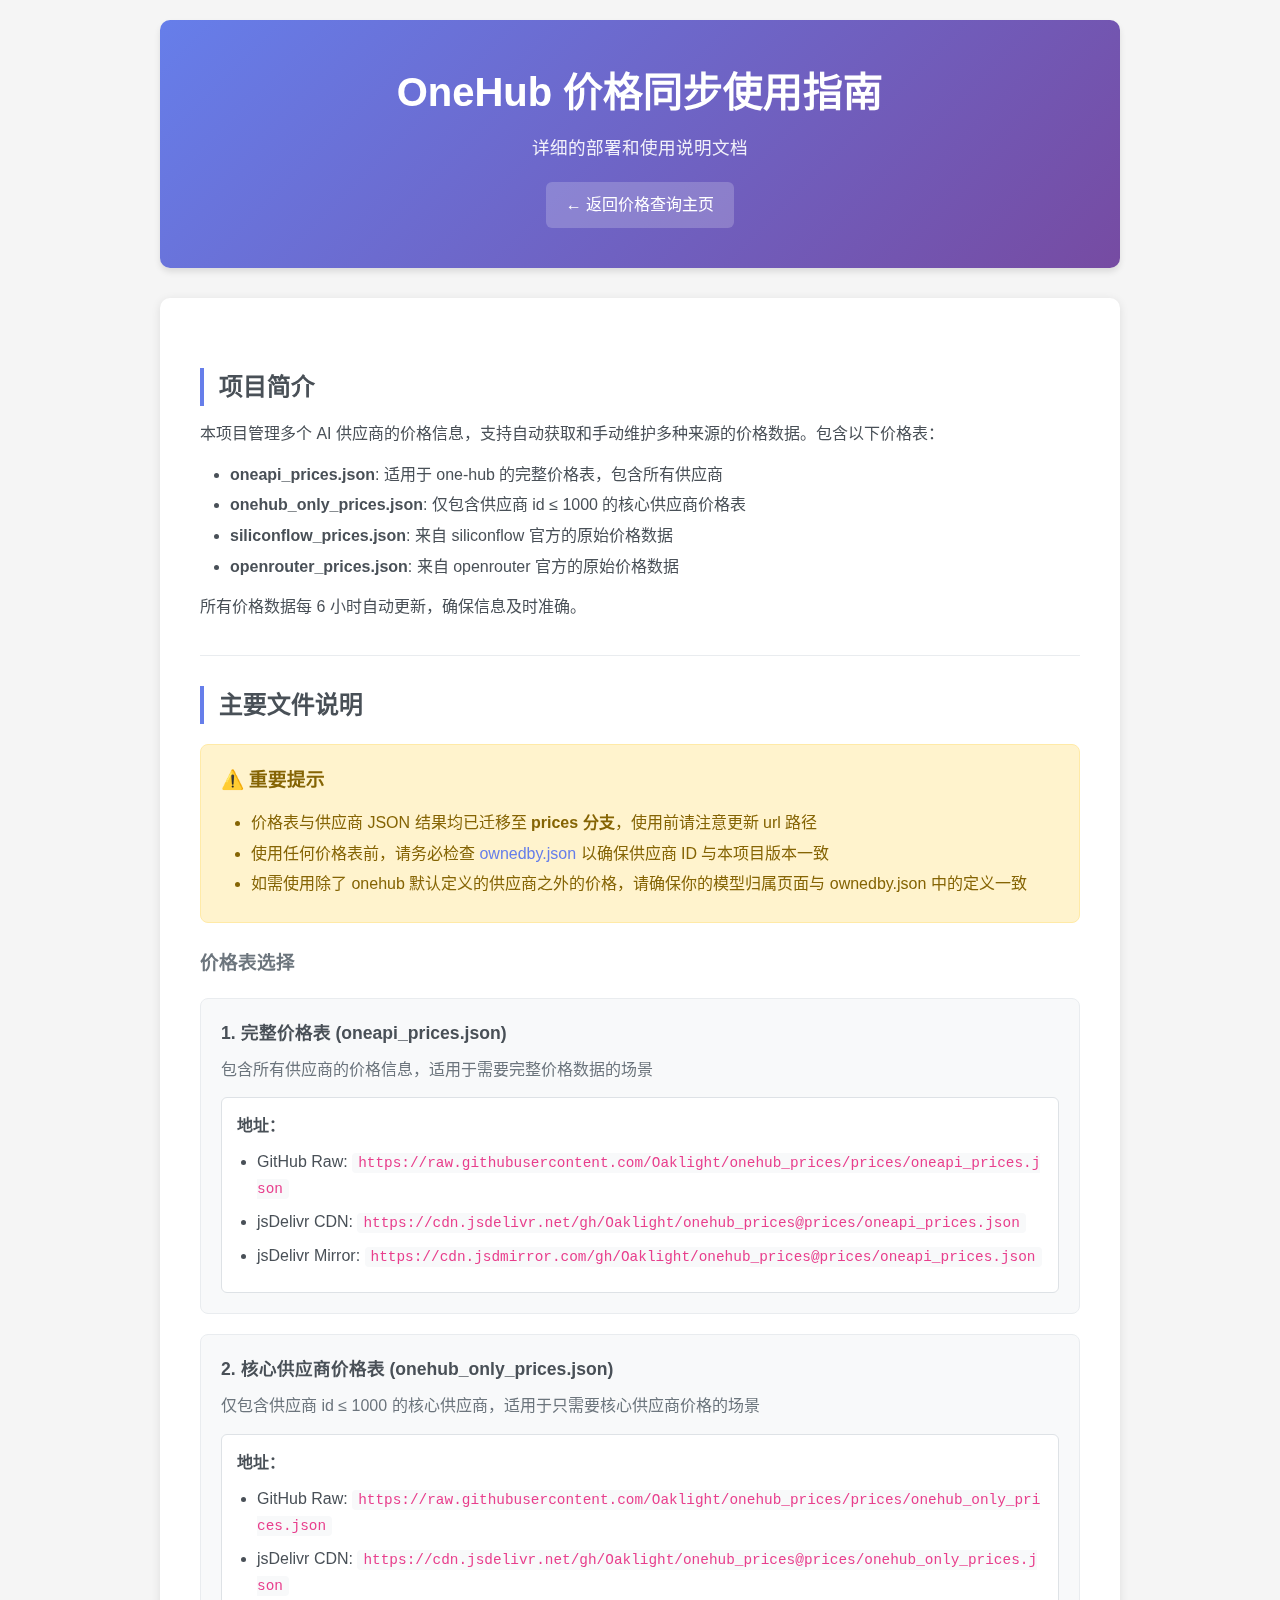
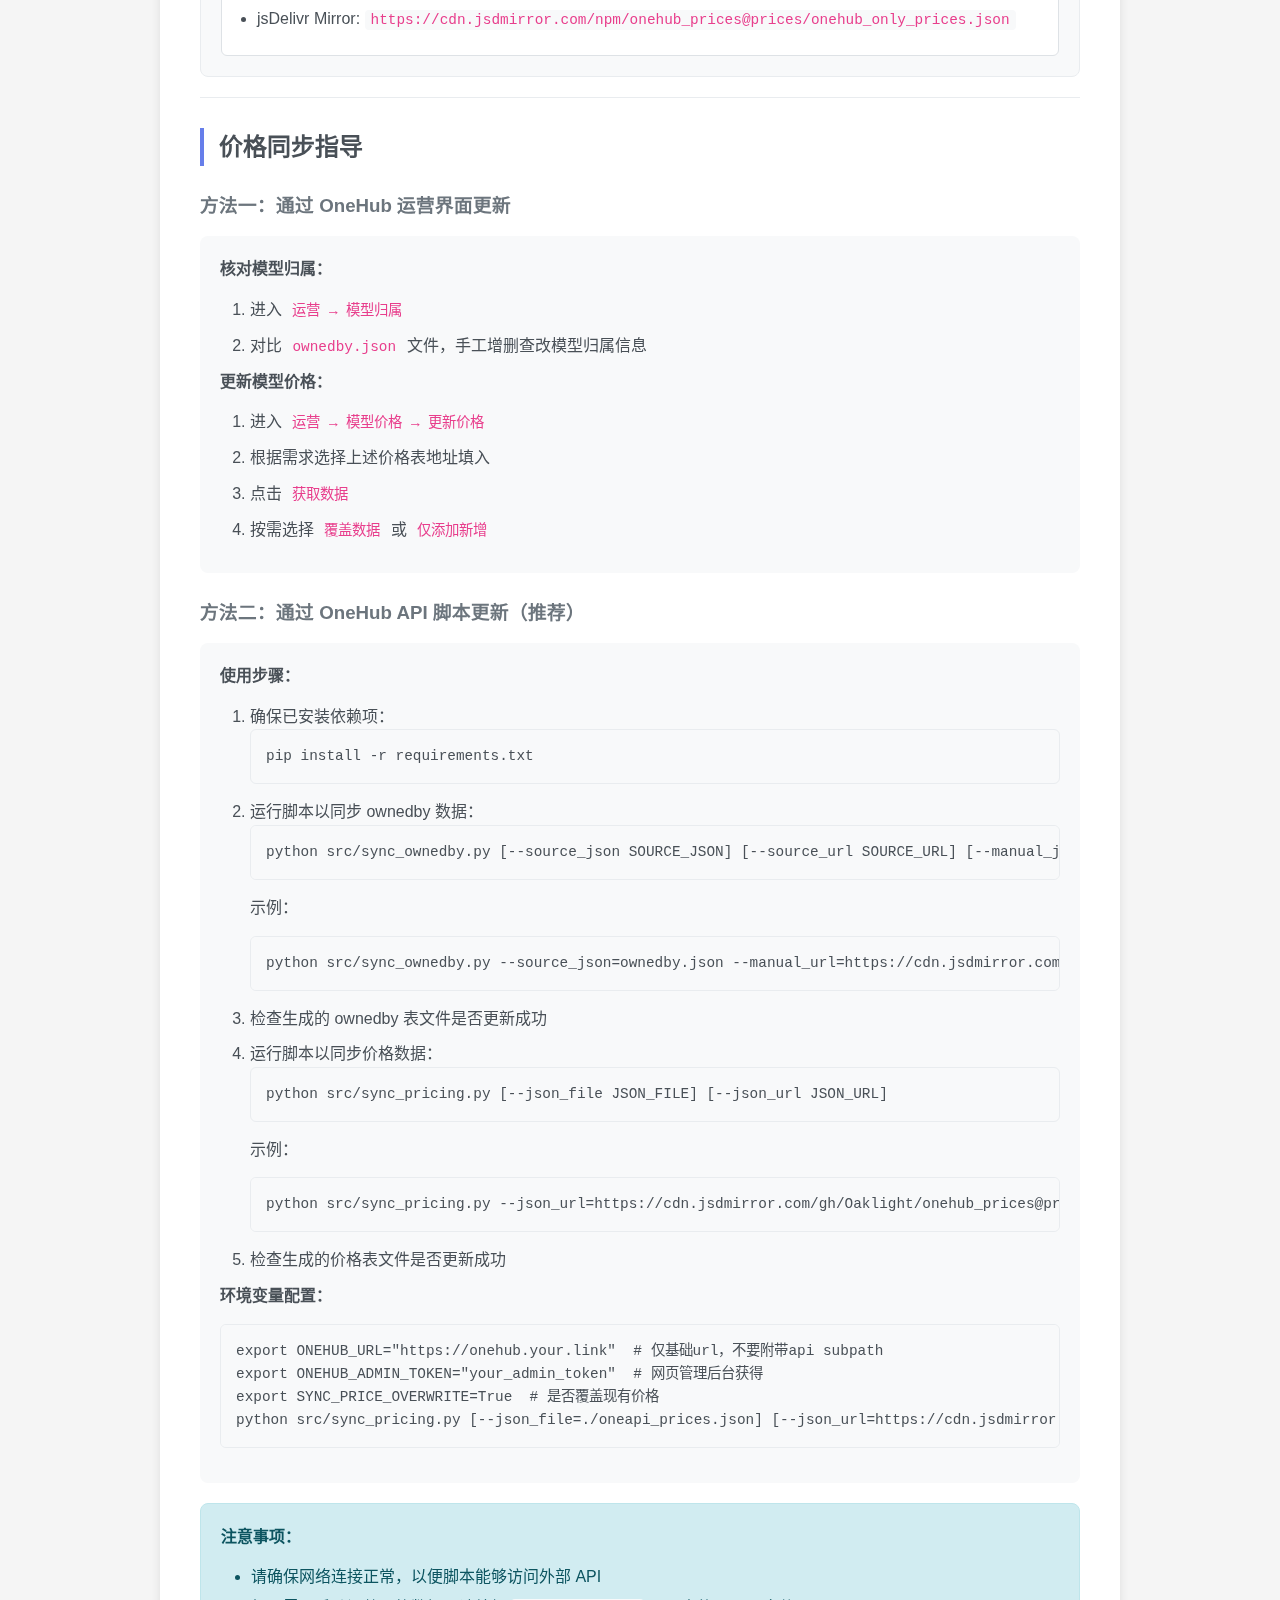
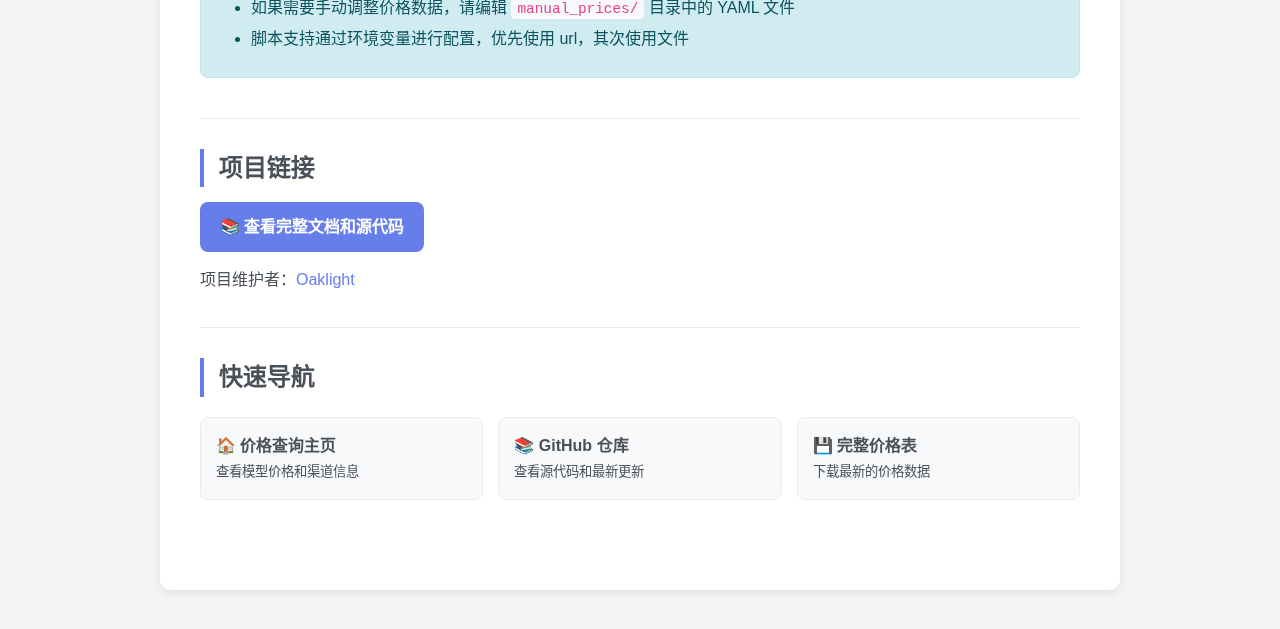
<file: help.html>
<!DOCTYPE html>
<html lang="zh-CN">

<head>
    <meta charset="UTF-8">
    <meta name="viewport" content="width=device-width, initial-scale=1.0">
    <title>OneHub 价格同步使用指南</title>
    <link rel="stylesheet" href="styles.css">
    <style>
        /* 独立页面特定样式 */
        .standalone-header {
            background: linear-gradient(135deg, #667eea 0%, #764ba2 100%);
            color: white;
            text-align: center;
            padding: 40px 20px;
            margin-bottom: 30px;
            border-radius: 10px;
            box-shadow: 0 4px 6px rgba(0, 0, 0, 0.1);
        }
        
        .standalone-header h1 {
            font-size: 2.5rem;
            margin-bottom: 10px;
            font-weight: 700;
        }
        
        .standalone-header p {
            font-size: 1.1rem;
            opacity: 0.9;
            margin-bottom: 20px;
        }
        
        .back-link {
            display: inline-flex;
            align-items: center;
            gap: 8px;
            background: rgba(255, 255, 255, 0.2);
            color: white;
            padding: 10px 20px;
            border-radius: 6px;
            text-decoration: none;
            font-weight: 500;
            transition: background-color 0.3s ease;
        }
        
        .back-link:hover {
            background: rgba(255, 255, 255, 0.3);
            text-decoration: none;
        }
        
        .standalone-container {
            max-width: 1000px;
            margin: 0 auto;
            padding: 20px;
        }
        
        .help-content {
            background: white;
            border-radius: 10px;
            box-shadow: 0 2px 10px rgba(0, 0, 0, 0.1);
            padding: 40px;
        }
    </style>
</head>

<body>
    <div class="standalone-container">
        <div class="standalone-header">
            <h1>OneHub 价格同步使用指南</h1>
            <p>详细的部署和使用说明文档</p>
            <a href="index.html" class="back-link">
                ← 返回价格查询主页
            </a>
        </div>

        <div class="help-content">
            <div class="help-section">
                <h2>项目简介</h2>
                <p>本项目管理多个 AI 供应商的价格信息，支持自动获取和手动维护多种来源的价格数据。包含以下价格表：</p>
                <ul>
                    <li><strong>oneapi_prices.json</strong>: 适用于 one-hub 的完整价格表，包含所有供应商</li>
                    <li><strong>onehub_only_prices.json</strong>: 仅包含供应商 id ≤ 1000 的核心供应商价格表</li>
                    <li><strong>siliconflow_prices.json</strong>: 来自 siliconflow 官方的原始价格数据</li>
                    <li><strong>openrouter_prices.json</strong>: 来自 openrouter 官方的原始价格数据</li>
                </ul>
                <p>所有价格数据每 6 小时自动更新，确保信息及时准确。</p>
            </div>

            <div class="help-section">
                <h2>主要文件说明</h2>
                <div class="important-notice">
                    <h3>⚠️ 重要提示</h3>
                    <ul>
                        <li>价格表与供应商 JSON 结果均已迁移至 <strong>prices 分支</strong>，使用前请注意更新 url 路径</li>
                        <li>使用任何价格表前，请务必检查 <a href="https://raw.githubusercontent.com/Oaklight/onehub_prices/prices/ownedby.json" target="_blank">ownedby.json</a> 以确保供应商 ID 与本项目版本一致</li>
                        <li>如需使用除了 onehub 默认定义的供应商之外的价格，请确保你的模型归属页面与 ownedby.json 中的定义一致</li>
                    </ul>
                </div>

                <h3>价格表选择</h3>
                <div class="price-tables">
                    <div class="price-table-item">
                        <h4>1. 完整价格表 (oneapi_prices.json)</h4>
                        <p>包含所有供应商的价格信息，适用于需要完整价格数据的场景</p>
                        <div class="url-list">
                            <p><strong>地址：</strong></p>
                            <ul>
                                <li>GitHub Raw: <code>https://raw.githubusercontent.com/Oaklight/onehub_prices/prices/oneapi_prices.json</code></li>
                                <li>jsDelivr CDN: <code>https://cdn.jsdelivr.net/gh/Oaklight/onehub_prices@prices/oneapi_prices.json</code></li>
                                <li>jsDelivr Mirror: <code>https://cdn.jsdmirror.com/gh/Oaklight/onehub_prices@prices/oneapi_prices.json</code></li>
                            </ul>
                        </div>
                    </div>

                    <div class="price-table-item">
                        <h4>2. 核心供应商价格表 (onehub_only_prices.json)</h4>
                        <p>仅包含供应商 id ≤ 1000 的核心供应商，适用于只需要核心供应商价格的场景</p>
                        <div class="url-list">
                            <p><strong>地址：</strong></p>
                            <ul>
                                <li>GitHub Raw: <code>https://raw.githubusercontent.com/Oaklight/onehub_prices/prices/onehub_only_prices.json</code></li>
                                <li>jsDelivr CDN: <code>https://cdn.jsdelivr.net/gh/Oaklight/onehub_prices@prices/onehub_only_prices.json</code></li>
                                <li>jsDelivr Mirror: <code>https://cdn.jsdmirror.com/npm/onehub_prices@prices/onehub_only_prices.json</code></li>
                            </ul>
                        </div>
                    </div>
                </div>
            </div>

            <div class="help-section">
                <h2>价格同步指导</h2>
                
                <h3>方法一：通过 OneHub 运营界面更新</h3>
                <div class="method-steps">
                    <h4>核对模型归属：</h4>
                    <ol>
                        <li>进入 <code>运营 → 模型归属</code></li>
                        <li>对比 <code>ownedby.json</code> 文件，手工增删查改模型归属信息</li>
                    </ol>
                    
                    <h4>更新模型价格：</h4>
                    <ol>
                        <li>进入 <code>运营 → 模型价格 → 更新价格</code></li>
                        <li>根据需求选择上述价格表地址填入</li>
                        <li>点击 <code>获取数据</code></li>
                        <li>按需选择 <code>覆盖数据</code> 或 <code>仅添加新增</code></li>
                    </ol>
                </div>

                <h3>方法二：通过 OneHub API 脚本更新（推荐）</h3>
                <div class="method-steps">
                    <h4>使用步骤：</h4>
                    <ol>
                        <li>确保已安装依赖项：
                            <pre><code>pip install -r requirements.txt</code></pre>
                        </li>
                        
                        <li>运行脚本以同步 ownedby 数据：
                            <pre><code>python src/sync_ownedby.py [--source_json SOURCE_JSON] [--source_url SOURCE_URL] [--manual_json MANUAL_JSON] [--manual_url MANUAL_URL]</code></pre>
                            <p>示例：</p>
                            <pre><code>python src/sync_ownedby.py --source_json=ownedby.json --manual_url=https://cdn.jsdmirror.com/gh/Oaklight/onehub_prices@master/ownedby_manual.json</code></pre>
                        </li>
                        
                        <li>检查生成的 ownedby 表文件是否更新成功</li>
                        
                        <li>运行脚本以同步价格数据：
                            <pre><code>python src/sync_pricing.py [--json_file JSON_FILE] [--json_url JSON_URL]</code></pre>
                            <p>示例：</p>
                            <pre><code>python src/sync_pricing.py --json_url=https://cdn.jsdmirror.com/gh/Oaklight/onehub_prices@prices/oneapi_prices.json</code></pre>
                        </li>
                        
                        <li>检查生成的价格表文件是否更新成功</li>
                    </ol>

                    <h4>环境变量配置：</h4>
                    <pre><code>export ONEHUB_URL="https://onehub.your.link"  # 仅基础url，不要附带api subpath
export ONEHUB_ADMIN_TOKEN="your_admin_token"  # 网页管理后台获得
export SYNC_PRICE_OVERWRITE=True  # 是否覆盖现有价格
python src/sync_pricing.py [--json_file=./oneapi_prices.json] [--json_url=https://cdn.jsdmirror.com/gh/Oaklight/onehub_prices@prices/oneapi_prices.json]</code></pre>
                </div>

                <div class="notice">
                    <h4>注意事项：</h4>
                    <ul>
                        <li>请确保网络连接正常，以便脚本能够访问外部 API</li>
                        <li>如果需要手动调整价格数据，请编辑 <code>manual_prices/</code> 目录中的 YAML 文件</li>
                        <li>脚本支持通过环境变量进行配置，优先使用 url，其次使用文件</li>
                    </ul>
                </div>
            </div>

            <div class="help-section">
                <h2>项目链接</h2>
                <p>
                    <a href="https://github.com/Oaklight/onehub_prices" target="_blank" class="github-link">
                        📚 查看完整文档和源代码
                    </a>
                </p>
                <p>项目维护者：<a href="https://github.com/Oaklight" target="_blank">Oaklight</a></p>
            </div>

            <div class="help-section">
                <h2>快速导航</h2>
                <div style="display: grid; grid-template-columns: repeat(auto-fit, minmax(200px, 1fr)); gap: 15px; margin-top: 20px;">
                    <a href="index.html" style="display: block; padding: 15px; background: #f8f9fa; border-radius: 8px; text-decoration: none; color: #495057; border: 1px solid #e9ecef; transition: all 0.3s ease;">
                        <strong>🏠 价格查询主页</strong><br>
                        <small>查看模型价格和渠道信息</small>
                    </a>
                    <a href="https://github.com/Oaklight/onehub_prices" target="_blank" style="display: block; padding: 15px; background: #f8f9fa; border-radius: 8px; text-decoration: none; color: #495057; border: 1px solid #e9ecef; transition: all 0.3s ease;">
                        <strong>📚 GitHub 仓库</strong><br>
                        <small>查看源代码和最新更新</small>
                    </a>
                    <a href="https://raw.githubusercontent.com/Oaklight/onehub_prices/prices/oneapi_prices.json" target="_blank" style="display: block; padding: 15px; background: #f8f9fa; border-radius: 8px; text-decoration: none; color: #495057; border: 1px solid #e9ecef; transition: all 0.3s ease;">
                        <strong>💾 完整价格表</strong><br>
                        <small>下载最新的价格数据</small>
                    </a>
                </div>
            </div>
        </div>
    </div>
</body>

</html>
</file>
<file: styles.css>
* {
    margin: 0;
    padding: 0;
    box-sizing: border-box;
}

body {
    font-family: -apple-system, BlinkMacSystemFont, 'Segoe UI', Roboto, 'Helvetica Neue', Arial, sans-serif;
    line-height: 1.6;
    color: #333;
    background-color: #f5f5f5;
}

.container {
    max-width: 1200px;
    margin: 0 auto;
    padding: 20px;
}

header {
    text-align: center;
    margin-bottom: 30px;
    padding: 20px;
    background: linear-gradient(135deg, #667eea 0%, #764ba2 100%);
    color: white;
    border-radius: 10px;
    box-shadow: 0 4px 6px rgba(0, 0, 0, 0.1);
}

header h1 {
    font-size: 2.5rem;
    margin-bottom: 10px;
    font-weight: 700;
}

header p {
    font-size: 1.1rem;
    opacity: 0.9;
}

/* 标签页样式 */
.tabs {
    display: flex;
    background: white;
    border-radius: 10px;
    box-shadow: 0 2px 10px rgba(0, 0, 0, 0.1);
    margin-bottom: 20px;
    overflow: hidden;
}

.tab-button {
    flex: 1;
    padding: 15px 20px;
    background: #f8f9fa;
    border: none;
    font-size: 16px;
    font-weight: 600;
    color: #6c757d;
    cursor: pointer;
    transition: all 0.3s ease;
    border-bottom: 3px solid transparent;
}

.tab-button:hover {
    background: #e9ecef;
    color: #495057;
}

.tab-button.active {
    background: white;
    color: #667eea;
    border-bottom-color: #667eea;
}

.tab-content {
    display: none;
}

.tab-content.active {
    display: block;
}

/* 渠道显示样式 */
.channel-display {
    display: flex;
    align-items: center;
    gap: 8px;
}

.channel-icon-small {
    width: 20px;
    height: 20px;
    border-radius: 4px;
    object-fit: contain;
}

.channel-name {
    font-weight: 500;
    color: #495057;
}

.channel-id {
    font-size: 0.8rem;
    color: #6c757d;
}

.search-section {
    background: white;
    padding: 25px;
    border-radius: 10px;
    box-shadow: 0 2px 10px rgba(0, 0, 0, 0.1);
    margin-bottom: 20px;
}

.search-box {
    display: flex;
    gap: 10px;
    margin-bottom: 20px;
}

#searchInput {
    flex: 1;
    padding: 12px 16px;
    border: 2px solid #e1e5e9;
    border-radius: 8px;
    font-size: 16px;
    transition: border-color 0.3s ease;
}

#searchInput:focus {
    outline: none;
    border-color: #667eea;
    box-shadow: 0 0 0 3px rgba(102, 126, 234, 0.1);
}

#searchBtn,
#clearBtn {
    padding: 12px 24px;
    background: #667eea;
    color: white;
    border: none;
    border-radius: 8px;
    font-size: 16px;
    cursor: pointer;
    transition: background-color 0.3s ease;
}

#searchBtn:hover,
#clearBtn:hover {
    background: #5a6fd8;
}

#clearBtn {
    background: #6c757d;
}

#clearBtn:hover {
    background: #5a6268;
}

.filters {
    display: flex;
    gap: 15px;
    flex-wrap: wrap;
    align-items: center;
}

.filters select {
    padding: 10px 12px;
    border: 2px solid #e1e5e9;
    border-radius: 8px;
    font-size: 14px;
    background: white;
    min-width: 150px;
}

.stats {
    display: flex;
    gap: 20px;
    margin-bottom: 20px;
    flex-wrap: wrap;
}

.stat-item {
    background: white;
    padding: 15px 20px;
    border-radius: 8px;
    box-shadow: 0 2px 4px rgba(0, 0, 0, 0.1);
    display: flex;
    align-items: center;
    gap: 8px;
}

.stat-label {
    font-weight: 600;
    color: #666;
}

.stat-item span:last-child {
    font-weight: 700;
    color: #667eea;
    font-size: 1.1rem;
}

.table-container {
    background: white;
    border-radius: 10px;
    box-shadow: 0 2px 10px rgba(0, 0, 0, 0.1);
    overflow: hidden;
}

table {
    width: 100%;
    border-collapse: collapse;
}

thead {
    background: #f8f9fa;
}

th {
    padding: 15px 12px;
    text-align: left;
    font-weight: 600;
    color: #495057;
    border-bottom: 2px solid #e9ecef;
    position: sticky;
    top: 0;
    background: #f8f9fa;
    z-index: 10;
}

td {
    padding: 12px;
    border-bottom: 1px solid #e9ecef;
    vertical-align: top;
}

tbody tr:hover {
    background-color: #f8f9fa;
}

.model-name {
    font-weight: 600;
    color: #495057;
    word-break: break-word;
}

.price {
    font-weight: 600;
    color: #28a745;
}

.price.zero {
    color: #6c757d;
}

.channel-type {
    display: inline-block;
    padding: 4px 8px;
    background: #e9ecef;
    border-radius: 4px;
    font-size: 0.85rem;
    font-weight: 500;
}

.type-badge {
    display: inline-block;
    padding: 4px 8px;
    border-radius: 4px;
    font-size: 0.8rem;
    font-weight: 500;
    text-transform: uppercase;
}

.type-tokens {
    background: #d4edda;
    color: #155724;
}

.type-times {
    background: #d1ecf1;
    color: #0c5460;
}

.extra-ratios {
    font-size: 0.85rem;
    color: #6c757d;
}

.extra-ratios .ratio-item {
    display: block;
    margin-bottom: 2px;
}

.loading {
    text-align: center;
    padding: 40px;
    background: white;
    border-radius: 10px;
    box-shadow: 0 2px 10px rgba(0, 0, 0, 0.1);
}

.spinner {
    width: 40px;
    height: 40px;
    border: 4px solid #f3f3f3;
    border-top: 4px solid #667eea;
    border-radius: 50%;
    animation: spin 1s linear infinite;
    margin: 0 auto 15px;
}

@keyframes spin {
    0% {
        transform: rotate(0deg);
    }

    100% {
        transform: rotate(360deg);
    }
}

.no-results {
    text-align: center;
    padding: 40px;
    background: white;
    border-radius: 10px;
    box-shadow: 0 2px 10px rgba(0, 0, 0, 0.1);
    color: #6c757d;
}

/* 响应式设计 */
@media (max-width: 768px) {
    .container {
        padding: 10px;
    }

    header h1 {
        font-size: 2rem;
    }

    .search-box {
        flex-direction: column;
    }

    .filters {
        flex-direction: column;
        align-items: stretch;
    }

    .filters select {
        min-width: auto;
    }

    .stats {
        flex-direction: column;
    }

    .table-container {
        overflow-x: auto;
    }

    table {
        min-width: 600px;
    }

    th,
    td {
        padding: 8px 6px;
        font-size: 0.9rem;
    }
}

@media (max-width: 480px) {
    header h1 {
        font-size: 1.5rem;
    }

    .search-section {
        padding: 15px;
    }

    th,
    td {
        padding: 6px 4px;
        font-size: 0.8rem;
    }
}

/* 表格滚动条样式 */
.table-container::-webkit-scrollbar {
    height: 8px;
}

.table-container::-webkit-scrollbar-track {
    background: #f1f1f1;
    border-radius: 4px;
}

.table-container::-webkit-scrollbar-thumb {
    background: #c1c1c1;
    border-radius: 4px;
}

.table-container::-webkit-scrollbar-thumb:hover {
    background: #a8a8a8;
}

/* 渠道类型网格样式 */
.channels-grid {
    display: grid;
    grid-template-columns: repeat(auto-fill, minmax(300px, 1fr));
    gap: 20px;
    padding: 20px;
}

.channel-card {
    background: white;
    border-radius: 10px;
    padding: 20px;
    box-shadow: 0 2px 10px rgba(0, 0, 0, 0.1);
    transition: transform 0.3s ease, box-shadow 0.3s ease;
    border: 1px solid #e9ecef;
}

.channel-card:hover {
    transform: translateY(-2px);
    box-shadow: 0 4px 20px rgba(0, 0, 0, 0.15);
}

.channel-header {
    display: flex;
    align-items: center;
    gap: 15px;
    margin-bottom: 15px;
}

.channel-icon {
    width: 40px;
    height: 40px;
    border-radius: 8px;
    object-fit: contain;
    background: #f8f9fa;
    padding: 5px;
}

.channel-info h3 {
    margin: 0;
    font-size: 1.2rem;
    color: #495057;
    font-weight: 600;
}

.channel-id {
    font-size: 0.9rem;
    color: #6c757d;
    margin-top: 2px;
}

.channel-stats {
    display: grid;
    grid-template-columns: 1fr 1fr;
    gap: 10px;
    margin-top: 15px;
}

.stat-box {
    background: #f8f9fa;
    padding: 10px;
    border-radius: 6px;
    text-align: center;
}

.stat-box .number {
    font-size: 1.5rem;
    font-weight: 700;
    color: #667eea;
    display: block;
}

.stat-box .label {
    font-size: 0.8rem;
    color: #6c757d;
    margin-top: 2px;
}
/* 帮助页面样式 */
.help-container {
    background: white;
    border-radius: 10px;
    box-shadow: 0 2px 10px rgba(0, 0, 0, 0.1);
    padding: 20px;
    margin: 20px 0;
}

.help-content {
    max-width: none;
    line-height: 1.6;
}

.help-content h1 {
    color: #667eea;
    border-bottom: 2px solid #e9ecef;
    padding-bottom: 10px;
    margin-bottom: 20px;
}

.help-content h2 {
    color: #495057;
    margin-top: 30px;
    margin-bottom: 15px;
    border-left: 4px solid #667eea;
    padding-left: 15px;
}

.help-content h3 {
    color: #6c757d;
    margin-top: 25px;
    margin-bottom: 10px;
}

.help-content p {
    margin-bottom: 15px;
    color: #495057;
}

.help-content ul, .help-content ol {
    margin-bottom: 15px;
    padding-left: 30px;
}

.help-content li {
    margin-bottom: 5px;
    color: #495057;
}

.help-content code {
    background: #f8f9fa;
    padding: 2px 6px;
    border-radius: 4px;
    font-family: 'Monaco', 'Menlo', 'Ubuntu Mono', monospace;
    font-size: 0.9em;
    color: #e83e8c;
}

.help-content pre {
    background: #f8f9fa;
    border: 1px solid #e9ecef;
    border-radius: 6px;
    padding: 15px;
    overflow-x: auto;
    margin-bottom: 15px;
}

.help-content pre code {
    background: none;
    padding: 0;
    color: #495057;
}

.help-content a {
    color: #667eea;
    text-decoration: none;
}

.help-content a:hover {
    text-decoration: underline;
}

.help-content blockquote {
    border-left: 4px solid #667eea;
    margin: 15px 0;
    padding: 10px 20px;
    background: #f8f9fa;
    color: #6c757d;
}

.help-content table {
    width: 100%;
    border-collapse: collapse;
    margin-bottom: 15px;
}

.help-content th,
.help-content td {
    border: 1px solid #e9ecef;
    padding: 8px 12px;
    text-align: left;
}

.help-content th {
    background: #f8f9fa;
    font-weight: 600;
}

.help-error {
    text-align: center;
    padding: 40px;
    color: #6c757d;
}

.help-error a {
    color: #667eea;
    text-decoration: none;
}

.help-error a:hover {
    text-decoration: underline;
}

/* 新增的帮助页面特定样式 */
.help-section {
    margin-bottom: 30px;
    padding-bottom: 20px;
    border-bottom: 1px solid #e9ecef;
}

.help-section:last-child {
    border-bottom: none;
}

.important-notice {
    background: #fff3cd;
    border: 1px solid #ffeaa7;
    border-radius: 8px;
    padding: 20px;
    margin: 20px 0;
}

.important-notice h3 {
    color: #856404;
    margin-top: 0;
    margin-bottom: 15px;
    display: flex;
    align-items: center;
    gap: 8px;
}

.important-notice ul {
    margin-bottom: 0;
}

.important-notice li {
    color: #856404;
}

.price-tables {
    display: grid;
    gap: 20px;
    margin-top: 20px;
}

.price-table-item {
    background: #f8f9fa;
    border: 1px solid #e9ecef;
    border-radius: 8px;
    padding: 20px;
}

.price-table-item h4 {
    color: #495057;
    margin-top: 0;
    margin-bottom: 10px;
    font-size: 1.1rem;
}

.price-table-item p {
    margin-bottom: 15px;
    color: #6c757d;
}

.url-list {
    background: white;
    border: 1px solid #dee2e6;
    border-radius: 6px;
    padding: 15px;
    margin-top: 10px;
}

.url-list p {
    margin-bottom: 10px;
    font-weight: 600;
    color: #495057;
}

.url-list ul {
    margin-bottom: 0;
    padding-left: 20px;
}

.url-list li {
    margin-bottom: 8px;
    word-break: break-all;
}

.method-steps {
    background: #f8f9fa;
    border-radius: 8px;
    padding: 20px;
    margin: 15px 0;
}

.method-steps h4 {
    color: #495057;
    margin-top: 0;
    margin-bottom: 15px;
}

.method-steps ol {
    margin-bottom: 0;
}

.method-steps li {
    margin-bottom: 10px;
}

.notice {
    background: #d1ecf1;
    border: 1px solid #bee5eb;
    border-radius: 8px;
    padding: 20px;
    margin: 20px 0;
}

.notice h4 {
    color: #0c5460;
    margin-top: 0;
    margin-bottom: 15px;
}

.notice ul {
    margin-bottom: 0;
}

.notice li {
    color: #0c5460;
}

.github-link {
    display: inline-flex;
    align-items: center;
    gap: 8px;
    background: #667eea;
    color: white !important;
    padding: 12px 20px;
    border-radius: 8px;
    text-decoration: none;
    font-weight: 600;
    transition: background-color 0.3s ease;
}

.github-link:hover {
    background: #5a6fd8;
    text-decoration: none;
}

/* 响应式调整 */
@media (max-width: 768px) {
    .help-container {
        padding: 15px;
    }
    
    .price-table-item,
    .method-steps,
    .important-notice,
    .notice {
        padding: 15px;
    }
    
    .url-list {
        padding: 10px;
    }
}
</file>
